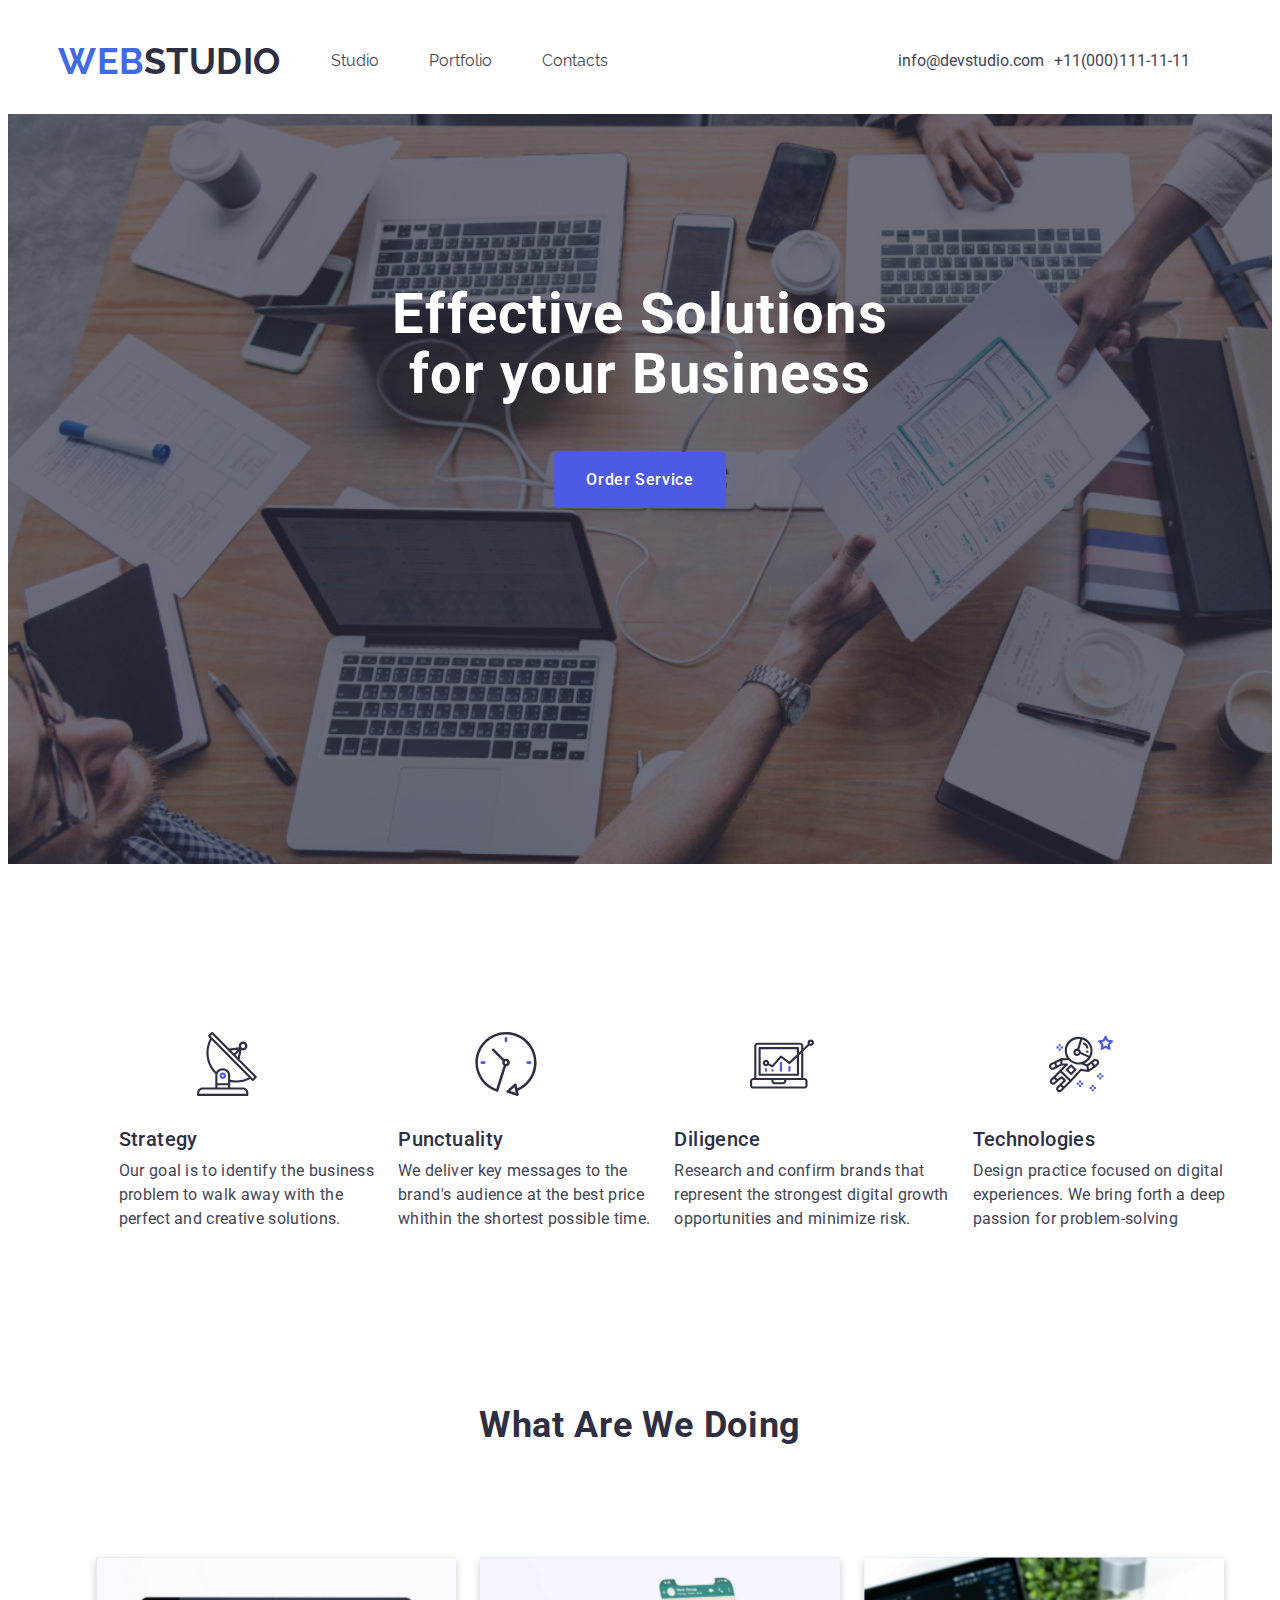
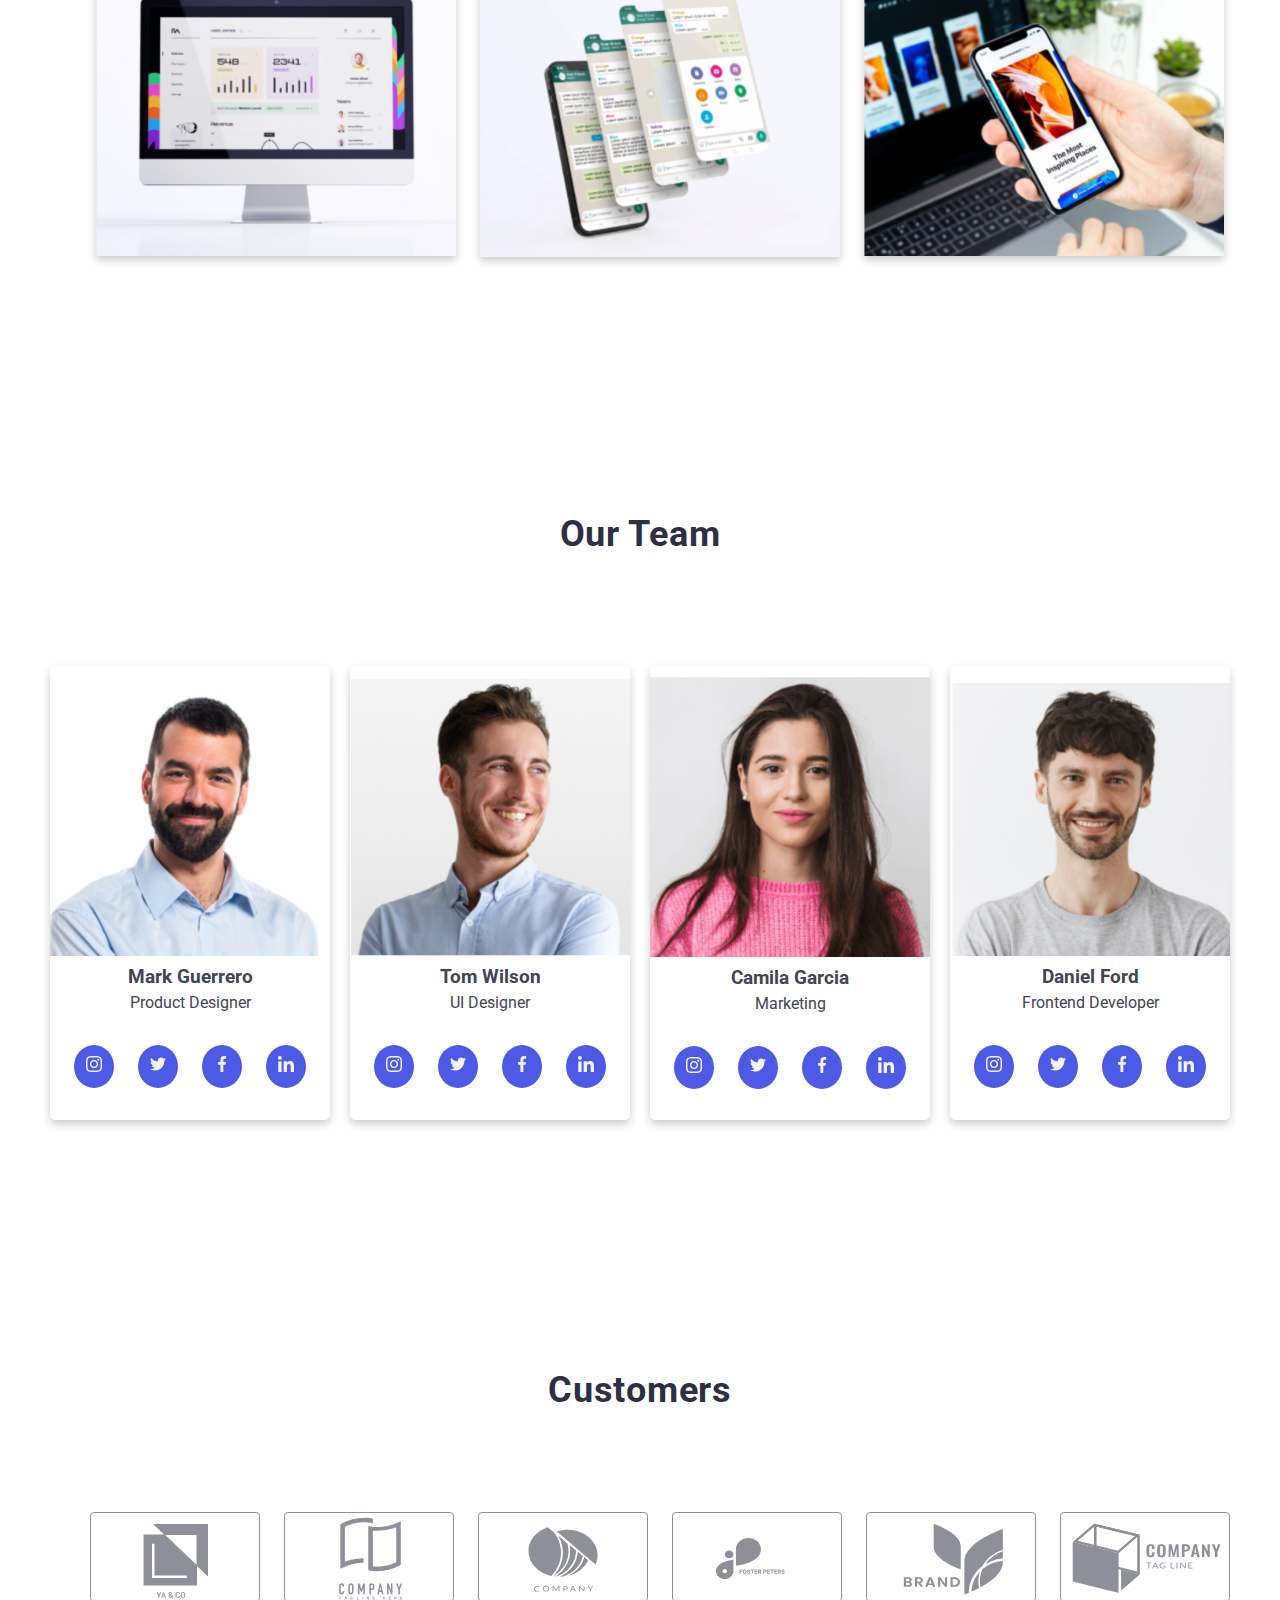
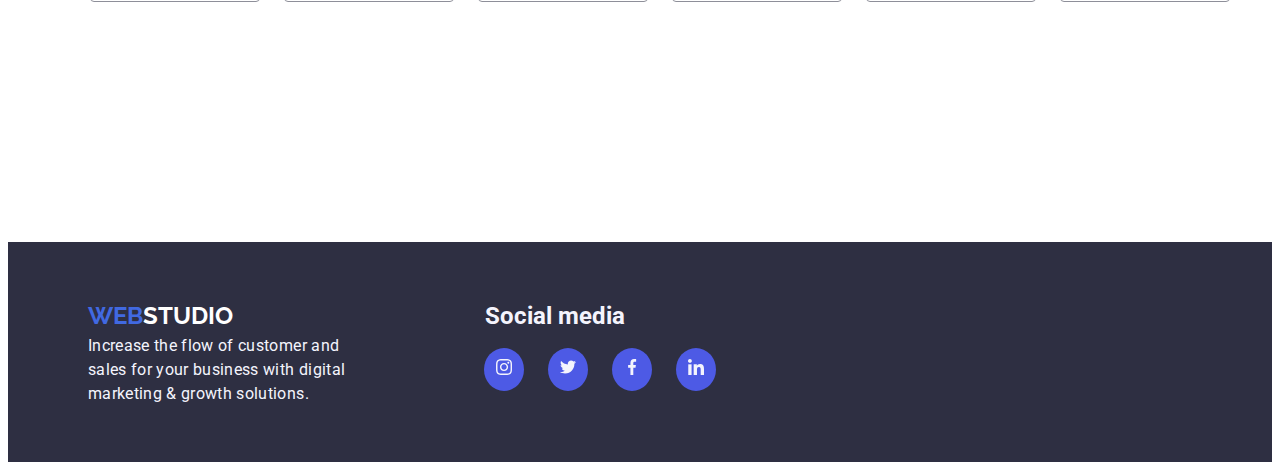
<file: index.html>
<!DOCTYPE html>
<html lang="en">

<head>
    <meta charset="UTF-8">
    <meta name="viewport" content="width=device-width, initial-scale=1.0">
    <title>Webstudio</title>
    <!-- FONTS -->
    <link rel="preconnect" href="https://fonts.googleapis.com">
    <link rel="preconnect" href="https://fonts.gstatic.com" crossorigin>
    <link
        href="https://fonts.googleapis.com/css2?family=Raleway:wght@800&family=Roboto:wght@400;500;700;900&display=swap"
        rel="stylesheet">
    <!-- CSS -->
    <link rel="stylesheet" href="css/styles.css">

</head>

<body>

    <!-- HEADER -->
    <header>
        <nav class="navbar">

            <ul class="navbar-links">
                <li><a href="#" class="logo-link">
                        <h1><span style="color: royalblue;">WEB</span><span style="color: #2e2f42;">STUDIO</span></h1>
                    </a></li>
                <li><a href="studio.html" class="navbar-link">Studio</a></li>

                <li><a href="portfolio.html" class="navbar-link">Portfolio</a></li>
                <li><a href="#" class="navbar-link">Contacts</a></li>
            </ul>
            <ul class="contact-info">
                <li><a href="#" class="contact-info-link">info@devstudio.com</a></li>
                <li><a href="#" class="contact-info-link">+11(000)111-11-11</a></li>
            </ul>
        </nav>
    </header>


    <!-- MAIN -->
    <main>
        <div class="main-content-area">

            <h1 class="content-area">Effective Solutions<br>for your Business</h1>

            <button data-modal-open class="open">Order Service </button>
            <!-- Modal -->
            <div class="modal-container" data-modal class="modal_container">
                <div class="modal">
                    <!-- Exit button -->
                    <button data-modal-close class="close">&times;</button>
                    <!-- Form content goes here -->
                    <div class="form">
                        <h1>Hello World!</h1>
                    </div>
                    <p class="form form-text">Lorem ipsum dolor sit amet, consectetur adipisicing elit. Ratione amet
                        culpa maxime beatae placeat velit itaque reprehenderit magni! Vero magnam neque suscipit
                        commodi! Enim vero ipsam iste! Soluta, vel delectus.</p>


                </div>
            </div>

        </div>

        <br>
        <section>
            <ul class="text-words">
                <li><svg width="64" class="svg-icon" height="64" viewBox="0 0 64 64" fill="none"
                        xmlns="http://www.w3.org/2000/svg">
                        <path
                            d="M61.5463 44.1952L44.6599 27.1851L46.534 17.9541C47.0176 18.1429 47.5318 18.2416 48.0508 18.2453H48.0636C50.4482 18.2735 52.404 16.3633 52.4323 13.9788C52.4606 11.5943 50.5503 9.6384 48.1658 9.61013C45.7812 9.582 43.8254 11.4921 43.7971 13.8767C43.7911 14.3869 43.8755 14.8941 44.0466 15.3749L34.1266 16.5856L17.9452 0.32C17.7467 0.117467 17.4757 0.00226667 17.1921 0C16.9121 0.00146667 16.644 0.112933 16.4455 0.3104L13.4204 3.3184C13.004 3.73493 13.004 4.41013 13.4204 4.82667L15.0481 6.47787C8.74201 18.0737 10.7903 32.4335 20.0871 41.8037C20.1724 41.8853 20.2713 41.9513 20.3793 41.9989C20.3121 42.3599 20.2771 42.7261 20.2748 43.0933V55.4667H7.47481C4.53081 55.4701 2.14495 57.856 2.14148 60.8V62.9333C2.14148 63.5224 2.61908 64 3.20815 64H52.2748C52.8639 64 53.3415 63.5224 53.3415 62.9333V60.8C53.338 57.856 50.9522 55.4701 48.0082 55.4667H35.2082V49.9829C37.2134 50.4035 39.2564 50.6179 41.3052 50.6229C46.2215 50.6176 51.0595 49.392 55.3852 47.056L57.0215 48.7019C57.22 48.9044 57.491 49.0196 57.7746 49.0219C58.0546 49.0204 58.3227 48.9089 58.5212 48.7115L61.5463 45.7035C61.9627 45.2869 61.9627 44.6117 61.5463 44.1952ZM46.5596 12.4661C47.395 11.6352 48.7458 11.6389 49.5766 12.4743C50.4075 13.3096 50.4038 14.6604 49.5684 15.4912C49.1686 15.8889 48.6275 16.1121 48.0635 16.112H48.0571C46.879 16.1059 45.9287 15.1459 45.9348 13.9676C45.9378 13.4036 46.1639 12.8639 46.5638 12.4661H46.5596ZM44.0487 19.4752L42.8519 25.3664L40.5009 23.0016L44.0487 19.4752ZM42.837 17.6715L38.997 21.4891L36.0263 18.5024L42.837 17.6715ZM48.0082 57.6C49.7755 57.6 51.2082 59.0327 51.2082 60.8V61.8667H4.27481V60.8C4.27481 59.0327 5.70748 57.6 7.47481 57.6H48.0082ZM33.0748 53.3333V55.4667H22.4081V53.3333H33.0748ZM22.4081 51.2V43.0933C22.4081 40.5056 24.8007 38.4 27.7415 38.4C30.6823 38.4 33.0748 40.5056 33.0748 43.0933V51.2H22.4081ZM35.2082 47.808V43.0933C35.2082 39.3291 31.8588 36.2667 27.7415 36.2667C25.0793 36.2259 22.59 37.5809 21.1793 39.8389C13.0639 31.2913 11.2364 18.5485 16.6221 8.06467L53.8258 45.4816C48.081 48.404 41.4955 49.2268 35.2082 47.808ZM57.7863 46.4405L56.2834 44.9291L17.1815 5.59147L15.6721 4.07893L17.1815 2.57493L33.0513 18.5344C33.0588 18.5344 33.0631 18.5483 33.0706 18.5536L59.2999 44.9365L57.7863 46.4405Z"
                            fill="#2E2F42" />
                        <path
                            d="M27.7511 40.5333H27.7415C25.9742 40.5306 24.5394 41.9612 24.5367 43.7285C24.534 45.4958 25.9646 46.9306 27.7319 46.9333H27.7415C29.5088 46.936 30.9436 45.5054 30.9463 43.7381C30.9489 41.9708 29.5184 40.536 27.7511 40.5333ZM28.4978 44.4896C28.297 44.6893 28.0248 44.801 27.7415 44.8C27.1524 44.7969 26.6774 44.3169 26.6804 43.7278C26.6819 43.4458 26.795 43.176 26.9948 42.977C27.1934 42.7796 27.4615 42.6681 27.7415 42.6666C28.3306 42.6697 28.8056 43.1497 28.8026 43.7388C28.8011 44.0208 28.688 44.2906 28.4882 44.4896H28.4978Z"
                            fill="#4D5AE5" />
                    </svg>
                    <h2 class="word">Strategy</h2>
                    <p class="description">Our goal is to identify the business <br>problem to walk away with the<br>
                        perfect and creative solutions.
                    </p>
                </li>
                <li>
                    <svg width="64" class="svg-icon" height="64" viewBox="0 0 64 64" fill="none"
                        xmlns="http://www.w3.org/2000/svg">
                        <g clip-path="url(#clip0_297080_1787)">
                            <path
                                d="M62.5933 30.6025C62.5899 13.6978 48.8828 -0.00341734 31.9775 6.39362e-07C15.0728 0.00341861 1.37158 13.7109 1.375 30.6157C1.37793 43.9316 9.98877 55.7178 22.6738 59.7681C22.7949 59.8062 22.9209 59.8257 23.0474 59.8252C23.2886 59.8247 23.5249 59.7603 23.7324 59.6377C24.0024 59.478 24.2041 59.2241 24.2988 58.9248L32.0288 34.4248C34.1421 34.4141 35.8462 32.6919 35.835 30.5791C35.8242 28.4658 34.1025 26.7617 31.9893 26.7725C31.4209 26.7749 30.8599 26.9058 30.3491 27.1553L20.1372 16.9419C19.6304 16.4526 18.8232 16.4668 18.334 16.9731C17.8564 17.4678 17.8564 18.251 18.334 18.7456L28.5405 28.9639C27.7573 30.5625 28.2051 32.4922 29.6133 33.582L22.248 56.9277C7.69238 51.5659 0.239258 35.4199 5.60108 20.8643C10.9629 6.30859 27.1089 -1.14453 41.6646 4.21729C56.2202 9.5791 63.6733 25.7256 58.3115 40.2808C55.6919 47.3921 50.3096 53.1431 43.3872 56.2275L42.5913 52.479C42.4458 51.79 41.7686 51.3496 41.0796 51.4956C40.8623 51.542 40.6606 51.6441 40.4946 51.792L32.8208 58.6431C32.2944 59.1113 32.2476 59.9175 32.7163 60.4439C32.8687 60.6148 33.064 60.7417 33.2827 60.8115L43.0801 63.9385C43.7505 64.1538 44.4688 63.7852 44.6841 63.1143C44.7524 62.9024 44.7637 62.6768 44.7178 62.459L43.9356 58.7808C55.2642 54.0049 62.6196 42.8965 62.5933 30.6025ZM31.9844 29.3272C32.6885 29.3272 33.2598 29.8984 33.2598 30.6025C33.2598 31.3071 32.6885 31.8779 31.9844 31.8779C31.2798 31.8779 30.709 31.3071 30.709 30.6025C30.709 29.8984 31.2798 29.3272 31.9844 29.3272ZM36.1851 59.0552L40.5532 55.1587L41.7588 60.8394L36.1851 59.0552Z"
                                fill="#2E2F42" />
                            <path
                                d="M30.709 6.37012V8.9209C30.709 9.62549 31.2798 10.1963 31.9844 10.1963C32.6885 10.1963 33.2598 9.62549 33.2598 8.9209V6.37012C33.2598 5.66602 32.6885 5.09473 31.9844 5.09473C31.2798 5.09473 30.709 5.66602 30.709 6.37012Z"
                                fill="#4D5AE5" />
                            <path
                                d="M7.75195 29.3271C7.04736 29.3271 6.47656 29.8984 6.47656 30.6025C6.47656 31.3071 7.04736 31.8779 7.75195 31.8779H10.3027C11.0073 31.8779 11.5781 31.3071 11.5781 30.6025C11.5781 29.8984 11.0073 29.3271 10.3027 29.3271H7.75195Z"
                                fill="#4D5AE5" />
                            <path
                                d="M56.2162 31.8779C56.9208 31.8779 57.4916 31.3071 57.4916 30.6025C57.4916 29.8984 56.9208 29.3271 56.2162 29.3271H53.6655C52.9614 29.3271 52.3901 29.8984 52.3901 30.6025C52.3901 31.3071 52.9614 31.8779 53.6655 31.8779H56.2162Z"
                                fill="#4D5AE5" />
                        </g>
                        <defs>
                            <clipPath id="clip0_297080_1787">
                                <rect width="64" height="64" fill="white" />
                            </clipPath>
                        </defs>
                    </svg>
                    <h2 class="word">Punctuality</h2>
                    <p class="description">We deliver key messages to the<br> brand's audience at the best price<br>
                        whithin the
                        shortest possible time.</p>
                </li>
                <li>
                    <svg width="64" class="svg-icon" height="64" viewBox="0 0 64 64" fill="none"
                        xmlns="http://www.w3.org/2000/svg">
                        <g id="diagram 1" clip-path="url(#clip0_297080_1794)">
                            <path id="Vector" d="M29.8511 29.9292H31.9833V39.5242H29.8511V29.9292Z" fill="#4D5AE5" />
                            <path id="Vector_2" d="M38.3799 34.1936H40.5121V39.5242H38.3799V34.1936Z" fill="#4D5AE5" />
                            <path id="Vector_3" d="M21.3221 37.392H23.4544V39.5242H21.3221V37.392Z" fill="#4D5AE5" />
                            <path id="Vector_4" d="M14.9255 36.3258H17.0578V39.5241H14.9255V36.3258Z" fill="#4D5AE5" />
                            <path id="Vector_5"
                                d="M3.19833 56.5819H54.3715C56.1378 56.5819 57.5699 55.1499 57.5699 53.3836V49.1192C57.5699 47.3529 56.1378 45.9209 54.3715 45.9209H53.3054V19.3343L59.3611 13.5977C60.7666 14.2905 62.4678 13.8699 63.3876 12.6003C64.308 11.3312 64.1789 9.58364 63.0826 8.46339C61.9863 7.34314 60.2424 7.17604 58.953 8.06776C57.6641 8.96 57.206 10.6513 57.8681 12.0719L53.3054 16.3973V13.9376C53.3054 12.1713 51.8734 10.7393 50.1071 10.7393H7.46276C5.6965 10.7393 4.26443 12.1713 4.26443 13.9376V45.9209H3.19833C1.43206 45.9209 0 47.3529 0 49.1192V53.3836C0 55.1499 1.43206 56.5819 3.19833 56.5819ZM60.7682 9.67317C61.3569 9.67317 61.8343 10.1505 61.8343 10.7393C61.8343 11.328 61.3569 11.8054 60.7682 11.8054C60.1794 11.8054 59.7021 11.328 59.7021 10.7393C59.7021 10.1505 60.1794 9.67317 60.7682 9.67317ZM6.39665 13.9376C6.39665 13.3489 6.874 12.8715 7.46276 12.8715H50.1071C50.6958 12.8715 51.1732 13.3489 51.1732 13.9376V18.4149L49.041 20.441V16.0698C49.041 15.4811 48.5636 15.0037 47.9749 15.0037H9.59498C9.00622 15.0037 8.52887 15.4811 8.52887 16.0698V42.7225C8.52887 43.3113 9.00622 43.7886 9.59498 43.7886H47.9749C48.5636 43.7886 49.041 43.3113 49.041 42.7225V23.3738L51.1732 21.3535V45.9209H6.39665V13.9376ZM15.9916 27.797C14.5492 27.7929 13.2826 28.7538 12.899 30.1442C12.5153 31.5346 13.1093 33.0094 14.3498 33.7455C15.5898 34.4815 17.1697 34.2967 18.2061 33.2936L21.912 35.1531C22.3425 35.3686 22.8646 35.2676 23.1847 34.9079L31.0624 26.0453L38.8062 31.848C39.2216 32.1593 39.8016 32.126 40.1784 31.7694L46.9088 25.3941V41.6564H10.6611V17.1359H46.9088V22.4566L39.3658 29.5997L31.5569 23.7455C31.1134 23.4134 30.4892 23.4758 30.1207 23.8897L22.1348 32.8751L19.1493 31.3821C19.1712 31.2541 19.1847 31.125 19.19 30.9953C19.19 29.2291 17.7579 27.797 15.9916 27.797ZM17.0577 30.9953C17.0577 31.5841 16.5804 32.0615 15.9916 32.0615C15.4029 32.0615 14.9255 31.5841 14.9255 30.9953C14.9255 30.4066 15.4029 29.9292 15.9916 29.9292C16.5804 29.9292 17.0577 30.4066 17.0577 30.9953ZM23.4544 48.0531H34.1155V49.1192C34.1155 49.7079 33.6381 50.1853 33.0494 50.1853H24.5205C23.9317 50.1853 23.4544 49.7079 23.4544 49.1192V48.0531ZM2.13222 49.1192C2.13222 48.5304 2.60957 48.0531 3.19833 48.0531H21.3222V49.1192C21.3222 50.8855 22.7542 52.3175 24.5205 52.3175H33.0494C34.8156 52.3175 36.2477 50.8855 36.2477 49.1192V48.0531H54.3715C54.9603 48.0531 55.4376 48.5304 55.4376 49.1192V53.3836C55.4376 53.9724 54.9603 54.4497 54.3715 54.4497H3.19833C2.60957 54.4497 2.13222 53.9724 2.13222 53.3836V49.1192Z"
                                fill="#2E2F42" />
                        </g>
                        <defs>
                            <clipPath id="clip0_297080_1794">
                                <rect width="64" height="64" fill="white" />
                            </clipPath>
                        </defs>
                    </svg>

                    <h2 class="word">Diligence</h2>
                    <p class="description">Research and confirm brands that<br>represent the strongest digital
                        growth<br> opportunities and minimize risk.</p>
                </li>
                <li>
                    <svg width="64" class="svg-icon" height="64" viewBox="0 0 64 64" fill="none"
                        xmlns="http://www.w3.org/2000/svg">


                        <path
                            d="M63.9481 9.04812C63.8222 8.66299 63.4894 8.38149 63.0873 8.32274L59.2665 7.76698L57.5566 4.30455C57.1982 3.57492 56.0025 3.57492 55.6441 4.30455L53.9342 7.76698L50.1132 8.32286C49.7111 8.38149 49.3784 8.66212 49.2514 9.04825C49.1266 9.43438 49.23 9.85889 49.5212 10.1416L52.2872 12.8372L51.6344 16.6431C51.5661 17.0431 51.7304 17.4474 52.0579 17.6864C52.3897 17.9275 52.8227 17.9573 53.1822 17.7674L56.5998 15.97L60.0175 17.7674C60.1733 17.8495 60.345 17.89 60.5146 17.89C60.7354 17.89 60.9563 17.8218 61.1419 17.6863C61.4704 17.4474 61.6347 17.043 61.5654 16.643L60.9127 12.8371L63.6786 10.1415C63.9683 9.85776 64.073 9.43425 63.9481 9.04812ZM59.0223 11.702C58.7716 11.9463 58.6564 12.3004 58.7161 12.6461L59.098 14.8743L57.097 13.8226C56.9412 13.7404 56.7706 13.6999 56.5998 13.6999C56.4292 13.6999 56.2596 13.7404 56.1027 13.8226L54.1016 14.8743L54.4834 12.6461C54.5432 12.3004 54.4279 11.9474 54.1773 11.702L52.557 10.1234L54.7949 9.79801C55.1427 9.74788 55.4424 9.52926 55.5982 9.2145L56.5987 7.18785L57.5992 9.2145C57.755 9.52913 58.0547 9.74788 58.4025 9.79801L60.6404 10.1234L59.0223 11.702Z"
                            fill="#4D5AE5" />
                        <path d="M52.267 41.0444H50.1335V43.1778H52.267V41.0444Z" fill="#4D5AE5" />
                        <path d="M52.267 45.3112H50.1335V47.4446H52.267V45.3112Z" fill="#4D5AE5" />
                        <path d="M54.4004 43.1778H52.267V45.3112H54.4004V43.1778Z" fill="#4D5AE5" />
                        <path d="M50.1337 43.1778H48.0002V45.3112H50.1337V43.1778Z" fill="#4D5AE5" />
                        <path d="M44.8001 52.778H42.6667V54.9113H44.8001V52.778Z" fill="#4D5AE5" />
                        <path d="M44.8001 57.0446H42.6667V59.1781H44.8001V57.0446Z" fill="#4D5AE5" />
                        <path d="M46.9336 54.9113H44.8002V57.0448H46.9336V54.9113Z" fill="#4D5AE5" />
                        <path d="M42.6667 54.9113H40.5333V57.0448H42.6667V54.9113Z" fill="#4D5AE5" />
                        <path d="M32 48.5113H29.8666V50.6447H32V48.5113Z" fill="#4D5AE5" />
                        <path d="M32 52.778H29.8666V54.9113H32V52.778Z" fill="#4D5AE5" />
                        <path d="M34.1334 50.6445H32V52.7779H34.1334V50.6445Z" fill="#4D5AE5" />
                        <path d="M29.8666 50.6445H27.7332V52.7779H29.8666V50.6445Z" fill="#4D5AE5" />
                        <path d="M11.733 12.2439H9.59961V14.3773H11.733V12.2439Z" fill="#4D5AE5" />
                        <path d="M11.733 16.5108H9.59961V18.6442H11.733V16.5108Z" fill="#4D5AE5" />
                        <path d="M13.8663 14.3774H11.7329V16.5108H13.8663V14.3774Z" fill="#4D5AE5" />
                        <path d="M9.59959 14.3774H7.46619V16.5108H9.59959V14.3774Z" fill="#4D5AE5" />
                        <path
                            d="M49.4295 28.3189C48.8546 27.5434 48.0109 27.0443 47.053 26.9098C46.0908 26.7733 45.1414 27.026 44.3734 27.6138L41.8699 29.5327L41.8688 29.5338L38.0734 32.368L35.3577 31.2864C40.2004 29.1136 43.585 24.2698 43.585 18.6462C43.585 11.0002 37.3396 4.77933 29.6627 4.77933C21.9858 4.77933 15.7405 11.0002 15.7405 18.6462C15.7405 21.4175 16.5692 23.9945 17.9805 26.163L12.4529 26.115C12.4497 26.115 12.4465 26.115 12.4433 26.115C12.4262 26.115 12.4124 26.1235 12.3964 26.1247C12.2908 26.1289 12.1873 26.1503 12.086 26.1865C12.0604 26.1962 12.0338 26.2015 12.0093 26.2132C11.9965 26.2185 11.9837 26.2195 11.9709 26.2259L5.50468 29.4185C5.50356 29.4185 5.50256 29.4185 5.50256 29.4195L1.71575 31.2405C1.67412 31.2586 1.6315 31.2831 1.58987 31.3109C0.0804746 32.3156 -0.433659 34.289 0.393104 35.9018C0.833611 36.7594 1.5835 37.391 2.50514 37.68C2.86039 37.7908 3.22302 37.8453 3.58353 37.8453C4.16279 37.8453 4.73667 37.7035 5.26243 37.423L8.03798 35.9467L12.566 33.6085L15.2797 33.5925L4.39629 44.4237C4.39529 44.4248 4.39417 44.4248 4.39304 44.4258L1.71563 47.0925C1.08312 47.7219 0.73536 48.557 0.73536 49.4478C0.73536 50.3374 1.08312 51.1747 1.71563 51.8052C2.36526 52.4516 3.21965 52.7758 4.07404 52.7758C4.92955 52.7758 5.78281 52.4516 6.43457 51.8052L9.06287 49.1875L12.5445 46.588L14.3462 48.3821L10.8229 51.8904C10.8219 51.8916 10.8208 51.8916 10.8196 51.8926L8.14223 54.5592C7.50972 55.1886 7.16196 56.0237 7.16196 56.9145C7.16196 57.8041 7.50972 58.6414 8.14223 59.2719C8.79186 59.9183 9.64738 60.2426 10.5018 60.2426C11.3562 60.2426 12.2117 59.9183 12.8623 59.2719L15.5407 56.6052L19.8255 52.3386C19.8267 52.3374 19.8267 52.3364 19.8277 52.3353L21.8469 50.3353L21.8394 50.3278C21.8522 50.315 21.8703 50.3106 21.8832 50.2969L32.2151 38.9805L39.1571 39.9682C39.2072 39.9757 39.2573 39.9789 39.3075 39.9789C39.4366 39.9789 39.5613 39.948 39.6819 39.9021C39.7171 39.8894 39.748 39.8722 39.7811 39.8552C39.8195 39.836 39.86 39.8254 39.8964 39.8009L46.3231 35.5342C46.3466 35.5182 46.3593 35.4925 46.3817 35.4755C46.4073 35.4553 46.4393 35.4468 46.4627 35.4243L49.0056 33.0424C50.3288 31.8026 50.5111 29.7717 49.4295 28.3189ZM4.26079 35.5403C3.91416 35.7259 3.52053 35.7632 3.14402 35.6438C2.77064 35.5275 2.46776 35.2725 2.29063 34.928C1.9685 34.3008 2.15513 33.537 2.71939 33.1243L5.34668 31.8602L5.97919 33.7088L6.24482 34.4853L4.26079 35.5403ZM11.255 31.8849L8.15848 33.4849L7.64759 31.9915L7.28071 30.9184L11.3342 28.9172L11.255 31.8849ZM41.4539 18.644C41.4539 20.4808 41.0155 22.2132 40.256 23.763L31.8932 19.9646C31.8057 18.8179 31.2106 17.8142 30.3167 17.189L33.2447 7.46837C38.0001 8.98102 41.4539 13.4173 41.4539 18.644ZM17.876 18.644C17.876 12.1746 23.1646 6.91049 29.6649 6.91049C30.1706 6.91049 30.6655 6.95311 31.1551 7.01499L28.291 16.5224C28.2527 16.5213 28.2164 16.5106 28.1769 16.5106C26.1118 16.5106 24.4317 18.1853 24.4317 20.2441C24.4317 22.3027 26.1118 23.9775 28.1769 23.9775C29.5657 23.9775 30.7657 23.2106 31.4132 22.0883L39.1381 25.5978C36.9887 28.4906 33.5486 30.3776 29.6648 30.3776C23.1646 30.3776 17.876 25.1135 17.876 18.644ZM29.7887 20.2441C29.7887 21.1262 29.0654 21.8441 28.1769 21.8441C27.2884 21.8441 26.5651 21.1262 26.5651 20.2441C26.5651 19.3619 27.2884 18.644 28.1769 18.644C29.0654 18.644 29.7887 19.3619 29.7887 20.2441ZM4.92968 50.2925C4.45717 50.7608 3.69228 50.7598 3.2209 50.2936C2.99365 50.0664 2.86889 49.7668 2.86889 49.4478C2.86889 49.1299 2.99365 48.8301 3.2209 48.6051L5.14505 46.6882L6.84746 48.3832L4.92968 50.2925ZM11.3574 57.7594C10.8849 58.2276 10.119 58.2288 9.6475 57.7605C9.42025 57.5333 9.29549 57.2336 9.29549 56.9146C9.29549 56.5967 9.42025 56.297 9.6475 56.072L11.5729 54.1541L12.3783 54.9552L13.2764 55.8491L11.3574 57.7594ZM18.3208 50.8217C18.3196 50.8227 18.3186 50.8227 18.3175 50.8238L14.7878 54.3438L13.9824 53.5427L13.0843 52.6488L16.6107 49.1384C16.6107 49.1384 16.6107 49.1384 16.6107 49.1374C16.6119 49.1363 16.6129 49.1363 16.614 49.1353C16.694 49.0553 16.7441 48.9593 16.7932 48.8644C16.8071 48.8366 16.8337 48.8131 16.8455 48.7844C16.8786 48.7023 16.8839 48.6138 16.8967 48.5272C16.9031 48.4781 16.9245 48.4324 16.9245 48.3821C16.9245 48.3106 16.8989 48.2414 16.884 48.1709C16.8712 48.1069 16.8712 48.0417 16.8466 47.98C16.8061 47.8797 16.7367 47.7912 16.6642 47.7047C16.644 47.6812 16.6365 47.6514 16.6141 47.629C16.6141 47.629 16.6141 47.629 16.613 47.629C16.6119 47.628 16.6119 47.6257 16.6109 47.6247L13.3969 44.4247C13.3628 44.3906 13.3191 44.3767 13.2807 44.3479C13.2242 44.3042 13.1698 44.2637 13.1068 44.2327C13.0461 44.2028 12.9842 44.1847 12.9202 44.1676C12.8519 44.1483 12.7858 44.1334 12.7143 44.1281C12.6492 44.1238 12.5884 44.1302 12.5234 44.1377C12.4519 44.1462 12.3848 44.1558 12.3154 44.1782C12.2482 44.1996 12.1885 44.2326 12.1267 44.2678C12.0872 44.2902 12.0424 44.2977 12.005 44.3254L8.45836 46.973L6.6567 45.1788L11.4547 40.4065L20.1759 48.9838L18.3208 50.8217ZM31.9584 36.7883C31.9275 36.7841 31.8986 36.7958 31.8677 36.7937C31.7898 36.7894 31.7152 36.7948 31.6373 36.8076C31.5766 36.8182 31.519 36.8299 31.4613 36.8502C31.3931 36.8737 31.3312 36.9057 31.2682 36.9441C31.2085 36.9803 31.1541 37.0187 31.1018 37.0667C31.0762 37.0891 31.0453 37.0998 31.0218 37.1253L21.6253 47.4167L12.9692 38.9035L18.6354 33.2671C19.0525 32.8511 19.0546 32.1759 18.6386 31.7577C18.4285 31.5476 18.1523 31.4441 17.876 31.4452V31.4442L13.4386 31.4709L13.4941 28.2559L19.7022 28.3093C22.2323 30.8971 25.7609 32.511 29.6649 32.511C30.5396 32.511 31.393 32.4204 32.2239 32.2656C32.3039 32.3296 32.3827 32.3948 32.4831 32.4353L37.3024 34.3553L37.6074 35.8721L37.9637 37.6427L31.9584 36.7883ZM40.0406 37.1446L39.4145 34.0288L42.3073 31.8687L43.0647 32.8735L44.2007 34.3818L40.0406 37.1446ZM47.5478 31.4826L45.8721 33.0528L44.0097 30.5802L45.6726 29.3056C45.9829 29.0667 46.3745 28.9696 46.7585 29.0197C47.1446 29.0741 47.486 29.2757 47.7185 29.5882C48.1516 30.1717 48.078 30.9856 47.5478 31.4826Z"
                            fill="#2E2F42" />
                        <path
                            d="M27.2041 37.0881L22.9182 32.8214C22.5033 32.4065 21.829 32.4065 21.413 32.8214L17.1282 37.0881C16.9277 37.2897 16.8146 37.5606 16.8146 37.8443C16.8146 38.1281 16.9266 38.4001 17.1282 38.6006L21.413 42.8673C21.621 43.0742 21.8942 43.1777 22.1662 43.1777C22.4382 43.1777 22.7112 43.0742 22.9182 42.8673L27.2041 38.6006C27.4046 38.4001 27.5187 38.1281 27.5187 37.8443C27.5187 37.5606 27.4056 37.2886 27.2041 37.0881ZM22.1662 40.606L19.3927 37.8443L22.1662 35.0827L24.9406 37.8443L22.1662 40.606Z"
                            fill="#2E2F42" />
                        <path
                            d="M34.3285 10.1415L33.8132 12.2131C33.9551 12.2483 37.2885 13.1166 37.2885 16.5108H39.4219C39.4218 12.4765 36.0906 10.5799 34.3285 10.1415Z"
                            fill="#2E2F42" />
                        <path d="M39.422 18.644H37.2886V20.7775H39.422V18.644Z" fill="#2E2F42" />
                    </svg>

                    <h2 class="word">Technologies</h2>
                    <p class="description">Design practice focused on digital<br> experiences. We bring forth a deep
                        <br>passion for problem-solving
                    </p>
                </li>
            </ul>
        </section>
        <br>
        <!-- WHAT ARE WE DOING SECTION -->
        <section>
            <h2 class="section-title objective">What Are We Doing</h2>
            <ul class="images">

                <li><img src="images/Monitor.jpg" alt="A picture of a computer monitor" width="360" height="300"></li>
                <li><img src="images/Phone.jpg" alt="A picture of a phone" width="360" height="300"></li>
                <li><img src="images/Laptop-Phone.jpg" alt="A picture of a laptop and phone" width="360" height="300">
                </li>

            </ul>
        </section>
        <!-- OUR TEAM SECTION -->
        <section>
            <h2 class="section-title team">Our Team</h2>

            <div class="team-member">
                <div class="image-container">
                    <img src="images/Mark.jpg" alt="Picture of Mark">
                    <h3>Mark Guerrero</h3>
                    <p>Product Designer</p>
                    <ul class=" socialmedia-link">
                        <li><a href=" #" class="instagram"><svg width="16" height="16" viewBox="0 0 16 16" fill="none"
                                    xmlns="http://www.w3.org/2000/svg">
                                    <g id="instagram 2" clip-path="url(#clip0_605609_203)">
                                        <path id="Vector"
                                            d="M15.9843 4.70392C15.9468 3.85378 15.8093 3.26932 15.6124 2.76287C15.4092 2.22529 15.0967 1.74399 14.6872 1.34389C14.2871 0.937561 13.8026 0.621826 13.2713 0.421835C12.7619 0.224897 12.1805 0.0874194 11.3303 0.0499365C10.4738 0.00927917 10.2019 -0.00012207 8.02963 -0.00012207C5.85733 -0.00012207 5.58543 0.00927917 4.73212 0.0467621C3.88197 0.084245 3.29751 0.221845 2.79119 0.418661C2.25348 0.621826 1.77219 0.934387 1.37209 1.34389C0.965758 1.74399 0.650145 2.22846 0.450033 2.75982C0.253096 3.26932 0.115618 3.85061 0.0781347 4.70075C0.0374774 5.55724 0.0280762 5.82914 0.0280762 8.00144C0.0280762 10.1737 0.0374774 10.4456 0.0749603 11.299C0.112443 12.1491 0.250043 12.7336 0.446981 13.24C0.650145 13.7776 0.965758 14.2589 1.37209 14.659C1.77219 15.0653 2.25666 15.3811 2.78801 15.581C3.29751 15.778 3.8788 15.9155 4.72906 15.9529C5.58226 15.9906 5.85428 15.9998 8.02658 15.9998C10.1989 15.9998 10.4708 15.9906 11.3241 15.9529C12.1742 15.9155 12.7587 15.778 13.265 15.581C14.3403 15.1653 15.1904 14.3152 15.6062 13.24C15.803 12.7305 15.9406 12.1491 15.9781 11.299C16.0156 10.4456 16.025 10.1737 16.025 8.00144C16.025 5.82914 16.0218 5.55724 15.9843 4.70392ZM14.5435 11.2364C14.509 12.0179 14.3778 12.4398 14.2684 12.7211C13.9995 13.4181 13.4463 13.9714 12.7493 14.2402C12.468 14.3496 12.043 14.4809 11.2646 14.5152C10.4207 14.5528 10.1676 14.562 8.03281 14.562C5.89799 14.562 5.64172 14.5528 4.80085 14.5152C4.01945 14.4809 3.5975 14.3496 3.31619 14.2402C2.96932 14.112 2.65359 13.9088 2.39731 13.6432C2.13163 13.3837 1.92847 13.0712 1.80027 12.7243C1.69087 12.443 1.55962 12.0179 1.52532 11.2396C1.48771 10.3957 1.47843 10.1425 1.47843 8.00767C1.47843 5.87285 1.48771 5.61658 1.52532 4.77584C1.55962 3.99443 1.69087 3.57248 1.80027 3.29117C1.92847 2.94418 2.13163 2.62857 2.40049 2.37217C2.65981 2.10649 2.97237 1.90333 3.31937 1.77525C3.60067 1.66585 4.0258 1.5346 4.80403 1.50017C5.64794 1.46269 5.90117 1.45329 8.03586 1.45329C10.1738 1.45329 10.4269 1.46269 11.2678 1.50017C12.0492 1.5346 12.4712 1.66585 12.7525 1.77525C13.0993 1.90333 13.4151 2.10649 13.6714 2.37217C13.937 2.63162 14.1402 2.94418 14.2684 3.29117C14.3778 3.57248 14.509 3.99748 14.5435 4.77584C14.581 5.61975 14.5904 5.87285 14.5904 8.00767C14.5904 10.1425 14.581 10.3925 14.5435 11.2364Z"
                                            fill="#F4F4FD" />
                                        <path id="Vector_2"
                                            d="M8.02967 3.89124C5.76055 3.89124 3.91949 5.73217 3.91949 8.00141C3.91949 10.2707 5.76055 12.1116 8.02967 12.1116C10.2989 12.1116 12.1398 10.2707 12.1398 8.00141C12.1398 5.73217 10.2989 3.89124 8.02967 3.89124ZM8.02967 10.6676C6.55758 10.6676 5.3635 9.47362 5.3635 8.00141C5.3635 6.5292 6.55758 5.33524 8.02967 5.33524C9.50188 5.33524 10.6958 6.5292 10.6958 8.00141C10.6958 9.47362 9.50188 10.6676 8.02967 10.6676Z"
                                            fill="#F4F4FD" />
                                        <path id="Vector_3"
                                            d="M13.262 3.72871C13.262 4.2586 12.8324 4.68825 12.3024 4.68825C11.7725 4.68825 11.3428 4.2586 11.3428 3.72871C11.3428 3.19869 11.7725 2.76917 12.3024 2.76917C12.8324 2.76917 13.262 3.19869 13.262 3.72871Z"
                                            fill="#F4F4FD" />
                                    </g>
                                    <defs>
                                        <clipPath id="clip0_605609_203">
                                            <rect width="16" height="16" fill="white" />
                                        </clipPath>
                                    </defs>
                                </svg>
                            </a></li>
                        <li><a href="#" class="twitter"><svg width="16" height="16" viewBox="0 0 16 16" fill="none"
                                    xmlns="http://www.w3.org/2000/svg">
                                    <g id="twitter 1" clip-path="url(#clip0_606012_63)">
                                        <g id="Group">
                                            <g id="Group_2">
                                                <path id="Vector"
                                                    d="M16 3.03888C15.405 3.29988 14.771 3.47288 14.11 3.55688C14.79 3.15088 15.309 2.51288 15.553 1.74388C14.919 2.12188 14.219 2.38888 13.473 2.53788C12.871 1.89688 12.013 1.49988 11.077 1.49988C9.261 1.49988 7.799 2.97388 7.799 4.78088C7.799 5.04088 7.821 5.29088 7.875 5.52888C5.148 5.39588 2.735 4.08888 1.114 2.09788C0.831 2.58888 0.665 3.15088 0.665 3.75588C0.665 4.89188 1.25 5.89888 2.122 6.48188C1.595 6.47188 1.078 6.31888 0.64 6.07788C0.64 6.08788 0.64 6.10088 0.64 6.11388C0.64 7.70788 1.777 9.03188 3.268 9.33688C3.001 9.40988 2.71 9.44488 2.408 9.44488C2.198 9.44488 1.986 9.43288 1.787 9.38888C2.212 10.6879 3.418 11.6429 4.852 11.6739C3.736 12.5469 2.319 13.0729 0.785 13.0729C0.516 13.0729 0.258 13.0609 0 13.0279C1.453 13.9649 3.175 14.4999 5.032 14.4999C11.068 14.4999 14.368 9.49988 14.368 5.16588C14.368 5.02088 14.363 4.88088 14.356 4.74188C15.007 4.27988 15.554 3.70288 16 3.03888Z"
                                                    fill="#F4F4FD" />
                                            </g>
                                        </g>
                                    </g>
                                    <defs>
                                        <clipPath id="clip0_606012_63">
                                            <rect width="16" height="16" fill="white" />
                                        </clipPath>
                                    </defs>
                                </svg>
                            </a></li>
                        <li><a href="#" class="facebook"><svg width="16" height="16" viewBox="0 0 16 16" fill="none"
                                    xmlns="http://www.w3.org/2000/svg">
                                    <g id="facebook 1" clip-path="url(#clip0_605609_215)">
                                        <path id="Vector"
                                            d="M10.6647 2.65654H12.1254V0.112545C11.8734 0.0778779 11.0067 -0.00012207 9.99736 -0.00012207C7.89136 -0.00012207 6.4487 1.32454 6.4487 3.75921V5.99988H4.12469V8.84388H6.4487V15.9999H9.29803V8.84455H11.528L11.882 6.00055H9.29736V4.04121C9.29803 3.21921 9.51936 2.65654 10.6647 2.65654Z"
                                            fill="#F4F4FD" />
                                    </g>
                                    <defs>
                                        <clipPath id="clip0_605609_215">
                                            <rect width="16" height="16" fill="white" />
                                        </clipPath>
                                    </defs>
                                </svg>
                            </a></li>
                        <li><a href="#" class="linkin"><svg width="16" height="16" viewBox="0 0 16 16" fill="none"
                                    xmlns="http://www.w3.org/2000/svg">
                                    <g id="linkedin 1" clip-path="url(#clip0_606012_73)">
                                        <path id="Vector"
                                            d="M15.996 15.9999V15.9992H16V10.1312C16 7.26053 15.382 5.04919 12.026 5.04919C10.4126 5.04919 9.32997 5.93453 8.88797 6.77386H8.8413V5.31719H5.6593V15.9992H8.97264V10.7099C8.97264 9.31719 9.23664 7.97053 10.9613 7.97053C12.6606 7.97053 12.686 9.55986 12.686 10.7992V15.9999H15.996Z"
                                            fill="#F4F4FD" />
                                        <path id="Vector_2" d="M0.264038 5.31787H3.58137V15.9999H0.264038V5.31787Z"
                                            fill="#F4F4FD" />
                                        <path id="Vector_3"
                                            d="M1.92133 -0.00012207C0.860667 -0.00012207 0 0.860545 0 1.92121C0 2.98188 0.860667 3.86055 1.92133 3.86055C2.982 3.86055 3.84267 2.98188 3.84267 1.92121C3.842 0.860545 2.98133 -0.00012207 1.92133 -0.00012207V-0.00012207Z"
                                            fill="#F4F4FD" />
                                    </g>
                                    <defs>
                                        <clipPath id="clip0_606012_73">
                                            <rect width="16" height="16" fill="white" />
                                        </clipPath>
                                    </defs>
                                </svg>
                            </a></li>

                    </ul>
                </div>

                <div class=" image-container">
                    <img src="images/Tom.jpg" alt="Picture of Tom">
                    <h3>Tom Wilson</h3>
                    <p>UI Designer</p>
                    <ul class=" socialmedia-link">
                        <li><a href=" #" class="instagram"><svg width="16" height="16" viewBox="0 0 16 16" fill="none"
                                    xmlns="http://www.w3.org/2000/svg">
                                    <g id="instagram 2" clip-path="url(#clip0_605609_203)">
                                        <path id="Vector"
                                            d="M15.9843 4.70392C15.9468 3.85378 15.8093 3.26932 15.6124 2.76287C15.4092 2.22529 15.0967 1.74399 14.6872 1.34389C14.2871 0.937561 13.8026 0.621826 13.2713 0.421835C12.7619 0.224897 12.1805 0.0874194 11.3303 0.0499365C10.4738 0.00927917 10.2019 -0.00012207 8.02963 -0.00012207C5.85733 -0.00012207 5.58543 0.00927917 4.73212 0.0467621C3.88197 0.084245 3.29751 0.221845 2.79119 0.418661C2.25348 0.621826 1.77219 0.934387 1.37209 1.34389C0.965758 1.74399 0.650145 2.22846 0.450033 2.75982C0.253096 3.26932 0.115618 3.85061 0.0781347 4.70075C0.0374774 5.55724 0.0280762 5.82914 0.0280762 8.00144C0.0280762 10.1737 0.0374774 10.4456 0.0749603 11.299C0.112443 12.1491 0.250043 12.7336 0.446981 13.24C0.650145 13.7776 0.965758 14.2589 1.37209 14.659C1.77219 15.0653 2.25666 15.3811 2.78801 15.581C3.29751 15.778 3.8788 15.9155 4.72906 15.9529C5.58226 15.9906 5.85428 15.9998 8.02658 15.9998C10.1989 15.9998 10.4708 15.9906 11.3241 15.9529C12.1742 15.9155 12.7587 15.778 13.265 15.581C14.3403 15.1653 15.1904 14.3152 15.6062 13.24C15.803 12.7305 15.9406 12.1491 15.9781 11.299C16.0156 10.4456 16.025 10.1737 16.025 8.00144C16.025 5.82914 16.0218 5.55724 15.9843 4.70392ZM14.5435 11.2364C14.509 12.0179 14.3778 12.4398 14.2684 12.7211C13.9995 13.4181 13.4463 13.9714 12.7493 14.2402C12.468 14.3496 12.043 14.4809 11.2646 14.5152C10.4207 14.5528 10.1676 14.562 8.03281 14.562C5.89799 14.562 5.64172 14.5528 4.80085 14.5152C4.01945 14.4809 3.5975 14.3496 3.31619 14.2402C2.96932 14.112 2.65359 13.9088 2.39731 13.6432C2.13163 13.3837 1.92847 13.0712 1.80027 12.7243C1.69087 12.443 1.55962 12.0179 1.52532 11.2396C1.48771 10.3957 1.47843 10.1425 1.47843 8.00767C1.47843 5.87285 1.48771 5.61658 1.52532 4.77584C1.55962 3.99443 1.69087 3.57248 1.80027 3.29117C1.92847 2.94418 2.13163 2.62857 2.40049 2.37217C2.65981 2.10649 2.97237 1.90333 3.31937 1.77525C3.60067 1.66585 4.0258 1.5346 4.80403 1.50017C5.64794 1.46269 5.90117 1.45329 8.03586 1.45329C10.1738 1.45329 10.4269 1.46269 11.2678 1.50017C12.0492 1.5346 12.4712 1.66585 12.7525 1.77525C13.0993 1.90333 13.4151 2.10649 13.6714 2.37217C13.937 2.63162 14.1402 2.94418 14.2684 3.29117C14.3778 3.57248 14.509 3.99748 14.5435 4.77584C14.581 5.61975 14.5904 5.87285 14.5904 8.00767C14.5904 10.1425 14.581 10.3925 14.5435 11.2364Z"
                                            fill="#F4F4FD" />
                                        <path id="Vector_2"
                                            d="M8.02967 3.89124C5.76055 3.89124 3.91949 5.73217 3.91949 8.00141C3.91949 10.2707 5.76055 12.1116 8.02967 12.1116C10.2989 12.1116 12.1398 10.2707 12.1398 8.00141C12.1398 5.73217 10.2989 3.89124 8.02967 3.89124ZM8.02967 10.6676C6.55758 10.6676 5.3635 9.47362 5.3635 8.00141C5.3635 6.5292 6.55758 5.33524 8.02967 5.33524C9.50188 5.33524 10.6958 6.5292 10.6958 8.00141C10.6958 9.47362 9.50188 10.6676 8.02967 10.6676Z"
                                            fill="#F4F4FD" />
                                        <path id="Vector_3"
                                            d="M13.262 3.72871C13.262 4.2586 12.8324 4.68825 12.3024 4.68825C11.7725 4.68825 11.3428 4.2586 11.3428 3.72871C11.3428 3.19869 11.7725 2.76917 12.3024 2.76917C12.8324 2.76917 13.262 3.19869 13.262 3.72871Z"
                                            fill="#F4F4FD" />
                                    </g>
                                    <defs>
                                        <clipPath id="clip0_605609_203">
                                            <rect width="16" height="16" fill="white" />
                                        </clipPath>
                                    </defs>
                                </svg>
                            </a></li>
                        <li><a href="#" class="twitter"><svg width="16" height="16" viewBox="0 0 16 16" fill="none"
                                    xmlns="http://www.w3.org/2000/svg">
                                    <g id="twitter 1" clip-path="url(#clip0_606012_63)">
                                        <g id="Group">
                                            <g id="Group_2">
                                                <path id="Vector"
                                                    d="M16 3.03888C15.405 3.29988 14.771 3.47288 14.11 3.55688C14.79 3.15088 15.309 2.51288 15.553 1.74388C14.919 2.12188 14.219 2.38888 13.473 2.53788C12.871 1.89688 12.013 1.49988 11.077 1.49988C9.261 1.49988 7.799 2.97388 7.799 4.78088C7.799 5.04088 7.821 5.29088 7.875 5.52888C5.148 5.39588 2.735 4.08888 1.114 2.09788C0.831 2.58888 0.665 3.15088 0.665 3.75588C0.665 4.89188 1.25 5.89888 2.122 6.48188C1.595 6.47188 1.078 6.31888 0.64 6.07788C0.64 6.08788 0.64 6.10088 0.64 6.11388C0.64 7.70788 1.777 9.03188 3.268 9.33688C3.001 9.40988 2.71 9.44488 2.408 9.44488C2.198 9.44488 1.986 9.43288 1.787 9.38888C2.212 10.6879 3.418 11.6429 4.852 11.6739C3.736 12.5469 2.319 13.0729 0.785 13.0729C0.516 13.0729 0.258 13.0609 0 13.0279C1.453 13.9649 3.175 14.4999 5.032 14.4999C11.068 14.4999 14.368 9.49988 14.368 5.16588C14.368 5.02088 14.363 4.88088 14.356 4.74188C15.007 4.27988 15.554 3.70288 16 3.03888Z"
                                                    fill="#F4F4FD" />
                                            </g>
                                        </g>
                                    </g>
                                    <defs>
                                        <clipPath id="clip0_606012_63">
                                            <rect width="16" height="16" fill="white" />
                                        </clipPath>
                                    </defs>
                                </svg>
                            </a></li>
                        <li><a href="#" class="facebook"><svg width="16" height="16" viewBox="0 0 16 16" fill="none"
                                    xmlns="http://www.w3.org/2000/svg">
                                    <g id="facebook 1" clip-path="url(#clip0_605609_215)">
                                        <path id="Vector"
                                            d="M10.6647 2.65654H12.1254V0.112545C11.8734 0.0778779 11.0067 -0.00012207 9.99736 -0.00012207C7.89136 -0.00012207 6.4487 1.32454 6.4487 3.75921V5.99988H4.12469V8.84388H6.4487V15.9999H9.29803V8.84455H11.528L11.882 6.00055H9.29736V4.04121C9.29803 3.21921 9.51936 2.65654 10.6647 2.65654Z"
                                            fill="#F4F4FD" />
                                    </g>
                                    <defs>
                                        <clipPath id="clip0_605609_215">
                                            <rect width="16" height="16" fill="white" />
                                        </clipPath>
                                    </defs>
                                </svg>
                            </a></li>
                        <li><a href="#" class="linkin"><svg width="16" height="16" viewBox="0 0 16 16" fill="none"
                                    xmlns="http://www.w3.org/2000/svg">
                                    <g id="linkedin 1" clip-path="url(#clip0_606012_73)">
                                        <path id="Vector"
                                            d="M15.996 15.9999V15.9992H16V10.1312C16 7.26053 15.382 5.04919 12.026 5.04919C10.4126 5.04919 9.32997 5.93453 8.88797 6.77386H8.8413V5.31719H5.6593V15.9992H8.97264V10.7099C8.97264 9.31719 9.23664 7.97053 10.9613 7.97053C12.6606 7.97053 12.686 9.55986 12.686 10.7992V15.9999H15.996Z"
                                            fill="#F4F4FD" />
                                        <path id="Vector_2" d="M0.264038 5.31787H3.58137V15.9999H0.264038V5.31787Z"
                                            fill="#F4F4FD" />
                                        <path id="Vector_3"
                                            d="M1.92133 -0.00012207C0.860667 -0.00012207 0 0.860545 0 1.92121C0 2.98188 0.860667 3.86055 1.92133 3.86055C2.982 3.86055 3.84267 2.98188 3.84267 1.92121C3.842 0.860545 2.98133 -0.00012207 1.92133 -0.00012207V-0.00012207Z"
                                            fill="#F4F4FD" />
                                    </g>
                                    <defs>
                                        <clipPath id="clip0_606012_73">
                                            <rect width="16" height="16" fill="white" />
                                        </clipPath>
                                    </defs>
                                </svg>
                            </a></li>

                    </ul>
                </div>

                <div class="image-container">
                    <img src="images/Camila.jpg" alt="Picture of Camila">
                    <h3>Camila Garcia</h3>
                    <p>Marketing</p>
                    <ul class=" socialmedia-link">
                        <li><a href=" #" class="instagram"><svg width="16" height="16" viewBox="0 0 16 16" fill="none"
                                    xmlns="http://www.w3.org/2000/svg">
                                    <g id="instagram 2" clip-path="url(#clip0_605609_203)">
                                        <path id="Vector"
                                            d="M15.9843 4.70392C15.9468 3.85378 15.8093 3.26932 15.6124 2.76287C15.4092 2.22529 15.0967 1.74399 14.6872 1.34389C14.2871 0.937561 13.8026 0.621826 13.2713 0.421835C12.7619 0.224897 12.1805 0.0874194 11.3303 0.0499365C10.4738 0.00927917 10.2019 -0.00012207 8.02963 -0.00012207C5.85733 -0.00012207 5.58543 0.00927917 4.73212 0.0467621C3.88197 0.084245 3.29751 0.221845 2.79119 0.418661C2.25348 0.621826 1.77219 0.934387 1.37209 1.34389C0.965758 1.74399 0.650145 2.22846 0.450033 2.75982C0.253096 3.26932 0.115618 3.85061 0.0781347 4.70075C0.0374774 5.55724 0.0280762 5.82914 0.0280762 8.00144C0.0280762 10.1737 0.0374774 10.4456 0.0749603 11.299C0.112443 12.1491 0.250043 12.7336 0.446981 13.24C0.650145 13.7776 0.965758 14.2589 1.37209 14.659C1.77219 15.0653 2.25666 15.3811 2.78801 15.581C3.29751 15.778 3.8788 15.9155 4.72906 15.9529C5.58226 15.9906 5.85428 15.9998 8.02658 15.9998C10.1989 15.9998 10.4708 15.9906 11.3241 15.9529C12.1742 15.9155 12.7587 15.778 13.265 15.581C14.3403 15.1653 15.1904 14.3152 15.6062 13.24C15.803 12.7305 15.9406 12.1491 15.9781 11.299C16.0156 10.4456 16.025 10.1737 16.025 8.00144C16.025 5.82914 16.0218 5.55724 15.9843 4.70392ZM14.5435 11.2364C14.509 12.0179 14.3778 12.4398 14.2684 12.7211C13.9995 13.4181 13.4463 13.9714 12.7493 14.2402C12.468 14.3496 12.043 14.4809 11.2646 14.5152C10.4207 14.5528 10.1676 14.562 8.03281 14.562C5.89799 14.562 5.64172 14.5528 4.80085 14.5152C4.01945 14.4809 3.5975 14.3496 3.31619 14.2402C2.96932 14.112 2.65359 13.9088 2.39731 13.6432C2.13163 13.3837 1.92847 13.0712 1.80027 12.7243C1.69087 12.443 1.55962 12.0179 1.52532 11.2396C1.48771 10.3957 1.47843 10.1425 1.47843 8.00767C1.47843 5.87285 1.48771 5.61658 1.52532 4.77584C1.55962 3.99443 1.69087 3.57248 1.80027 3.29117C1.92847 2.94418 2.13163 2.62857 2.40049 2.37217C2.65981 2.10649 2.97237 1.90333 3.31937 1.77525C3.60067 1.66585 4.0258 1.5346 4.80403 1.50017C5.64794 1.46269 5.90117 1.45329 8.03586 1.45329C10.1738 1.45329 10.4269 1.46269 11.2678 1.50017C12.0492 1.5346 12.4712 1.66585 12.7525 1.77525C13.0993 1.90333 13.4151 2.10649 13.6714 2.37217C13.937 2.63162 14.1402 2.94418 14.2684 3.29117C14.3778 3.57248 14.509 3.99748 14.5435 4.77584C14.581 5.61975 14.5904 5.87285 14.5904 8.00767C14.5904 10.1425 14.581 10.3925 14.5435 11.2364Z"
                                            fill="#F4F4FD" />
                                        <path id="Vector_2"
                                            d="M8.02967 3.89124C5.76055 3.89124 3.91949 5.73217 3.91949 8.00141C3.91949 10.2707 5.76055 12.1116 8.02967 12.1116C10.2989 12.1116 12.1398 10.2707 12.1398 8.00141C12.1398 5.73217 10.2989 3.89124 8.02967 3.89124ZM8.02967 10.6676C6.55758 10.6676 5.3635 9.47362 5.3635 8.00141C5.3635 6.5292 6.55758 5.33524 8.02967 5.33524C9.50188 5.33524 10.6958 6.5292 10.6958 8.00141C10.6958 9.47362 9.50188 10.6676 8.02967 10.6676Z"
                                            fill="#F4F4FD" />
                                        <path id="Vector_3"
                                            d="M13.262 3.72871C13.262 4.2586 12.8324 4.68825 12.3024 4.68825C11.7725 4.68825 11.3428 4.2586 11.3428 3.72871C11.3428 3.19869 11.7725 2.76917 12.3024 2.76917C12.8324 2.76917 13.262 3.19869 13.262 3.72871Z"
                                            fill="#F4F4FD" />
                                    </g>
                                    <defs>
                                        <clipPath id="clip0_605609_203">
                                            <rect width="16" height="16" fill="white" />
                                        </clipPath>
                                    </defs>
                                </svg>
                            </a></li>
                        <li><a href="#" class="twitter"><svg width="16" height="16" viewBox="0 0 16 16" fill="none"
                                    xmlns="http://www.w3.org/2000/svg">
                                    <g id="twitter 1" clip-path="url(#clip0_606012_63)">
                                        <g id="Group">
                                            <g id="Group_2">
                                                <path id="Vector"
                                                    d="M16 3.03888C15.405 3.29988 14.771 3.47288 14.11 3.55688C14.79 3.15088 15.309 2.51288 15.553 1.74388C14.919 2.12188 14.219 2.38888 13.473 2.53788C12.871 1.89688 12.013 1.49988 11.077 1.49988C9.261 1.49988 7.799 2.97388 7.799 4.78088C7.799 5.04088 7.821 5.29088 7.875 5.52888C5.148 5.39588 2.735 4.08888 1.114 2.09788C0.831 2.58888 0.665 3.15088 0.665 3.75588C0.665 4.89188 1.25 5.89888 2.122 6.48188C1.595 6.47188 1.078 6.31888 0.64 6.07788C0.64 6.08788 0.64 6.10088 0.64 6.11388C0.64 7.70788 1.777 9.03188 3.268 9.33688C3.001 9.40988 2.71 9.44488 2.408 9.44488C2.198 9.44488 1.986 9.43288 1.787 9.38888C2.212 10.6879 3.418 11.6429 4.852 11.6739C3.736 12.5469 2.319 13.0729 0.785 13.0729C0.516 13.0729 0.258 13.0609 0 13.0279C1.453 13.9649 3.175 14.4999 5.032 14.4999C11.068 14.4999 14.368 9.49988 14.368 5.16588C14.368 5.02088 14.363 4.88088 14.356 4.74188C15.007 4.27988 15.554 3.70288 16 3.03888Z"
                                                    fill="#F4F4FD" />
                                            </g>
                                        </g>
                                    </g>
                                    <defs>
                                        <clipPath id="clip0_606012_63">
                                            <rect width="16" height="16" fill="white" />
                                        </clipPath>
                                    </defs>
                                </svg>
                            </a></li>
                        <li><a href="#" class="facebook"><svg width="16" height="16" viewBox="0 0 16 16" fill="none"
                                    xmlns="http://www.w3.org/2000/svg">
                                    <g id="facebook 1" clip-path="url(#clip0_605609_215)">
                                        <path id="Vector"
                                            d="M10.6647 2.65654H12.1254V0.112545C11.8734 0.0778779 11.0067 -0.00012207 9.99736 -0.00012207C7.89136 -0.00012207 6.4487 1.32454 6.4487 3.75921V5.99988H4.12469V8.84388H6.4487V15.9999H9.29803V8.84455H11.528L11.882 6.00055H9.29736V4.04121C9.29803 3.21921 9.51936 2.65654 10.6647 2.65654Z"
                                            fill="#F4F4FD" />
                                    </g>
                                    <defs>
                                        <clipPath id="clip0_605609_215">
                                            <rect width="16" height="16" fill="white" />
                                        </clipPath>
                                    </defs>
                                </svg>
                            </a></li>
                        <li><a href="#" class="linkin"><svg width="16" height="16" viewBox="0 0 16 16" fill="none"
                                    xmlns="http://www.w3.org/2000/svg">
                                    <g id="linkedin 1" clip-path="url(#clip0_606012_73)">
                                        <path id="Vector"
                                            d="M15.996 15.9999V15.9992H16V10.1312C16 7.26053 15.382 5.04919 12.026 5.04919C10.4126 5.04919 9.32997 5.93453 8.88797 6.77386H8.8413V5.31719H5.6593V15.9992H8.97264V10.7099C8.97264 9.31719 9.23664 7.97053 10.9613 7.97053C12.6606 7.97053 12.686 9.55986 12.686 10.7992V15.9999H15.996Z"
                                            fill="#F4F4FD" />
                                        <path id="Vector_2" d="M0.264038 5.31787H3.58137V15.9999H0.264038V5.31787Z"
                                            fill="#F4F4FD" />
                                        <path id="Vector_3"
                                            d="M1.92133 -0.00012207C0.860667 -0.00012207 0 0.860545 0 1.92121C0 2.98188 0.860667 3.86055 1.92133 3.86055C2.982 3.86055 3.84267 2.98188 3.84267 1.92121C3.842 0.860545 2.98133 -0.00012207 1.92133 -0.00012207V-0.00012207Z"
                                            fill="#F4F4FD" />
                                    </g>
                                    <defs>
                                        <clipPath id="clip0_606012_73">
                                            <rect width="16" height="16" fill="white" />
                                        </clipPath>
                                    </defs>
                                </svg>
                            </a></li>

                    </ul>
                </div>

                <div class=" image-container">
                    <img src="images/Daniel.jpg" alt="Picture of Daniel">
                    <h3>Daniel Ford</h3>
                    <p>Frontend Developer</p>
                    <ul class=" socialmedia-link">
                        <li><a href=" #" class="instagram"><svg width="16" height="16" viewBox="0 0 16 16" fill="none"
                                    xmlns="http://www.w3.org/2000/svg">
                                    <g id="instagram 2" clip-path="url(#clip0_605609_203)">
                                        <path id="Vector"
                                            d="M15.9843 4.70392C15.9468 3.85378 15.8093 3.26932 15.6124 2.76287C15.4092 2.22529 15.0967 1.74399 14.6872 1.34389C14.2871 0.937561 13.8026 0.621826 13.2713 0.421835C12.7619 0.224897 12.1805 0.0874194 11.3303 0.0499365C10.4738 0.00927917 10.2019 -0.00012207 8.02963 -0.00012207C5.85733 -0.00012207 5.58543 0.00927917 4.73212 0.0467621C3.88197 0.084245 3.29751 0.221845 2.79119 0.418661C2.25348 0.621826 1.77219 0.934387 1.37209 1.34389C0.965758 1.74399 0.650145 2.22846 0.450033 2.75982C0.253096 3.26932 0.115618 3.85061 0.0781347 4.70075C0.0374774 5.55724 0.0280762 5.82914 0.0280762 8.00144C0.0280762 10.1737 0.0374774 10.4456 0.0749603 11.299C0.112443 12.1491 0.250043 12.7336 0.446981 13.24C0.650145 13.7776 0.965758 14.2589 1.37209 14.659C1.77219 15.0653 2.25666 15.3811 2.78801 15.581C3.29751 15.778 3.8788 15.9155 4.72906 15.9529C5.58226 15.9906 5.85428 15.9998 8.02658 15.9998C10.1989 15.9998 10.4708 15.9906 11.3241 15.9529C12.1742 15.9155 12.7587 15.778 13.265 15.581C14.3403 15.1653 15.1904 14.3152 15.6062 13.24C15.803 12.7305 15.9406 12.1491 15.9781 11.299C16.0156 10.4456 16.025 10.1737 16.025 8.00144C16.025 5.82914 16.0218 5.55724 15.9843 4.70392ZM14.5435 11.2364C14.509 12.0179 14.3778 12.4398 14.2684 12.7211C13.9995 13.4181 13.4463 13.9714 12.7493 14.2402C12.468 14.3496 12.043 14.4809 11.2646 14.5152C10.4207 14.5528 10.1676 14.562 8.03281 14.562C5.89799 14.562 5.64172 14.5528 4.80085 14.5152C4.01945 14.4809 3.5975 14.3496 3.31619 14.2402C2.96932 14.112 2.65359 13.9088 2.39731 13.6432C2.13163 13.3837 1.92847 13.0712 1.80027 12.7243C1.69087 12.443 1.55962 12.0179 1.52532 11.2396C1.48771 10.3957 1.47843 10.1425 1.47843 8.00767C1.47843 5.87285 1.48771 5.61658 1.52532 4.77584C1.55962 3.99443 1.69087 3.57248 1.80027 3.29117C1.92847 2.94418 2.13163 2.62857 2.40049 2.37217C2.65981 2.10649 2.97237 1.90333 3.31937 1.77525C3.60067 1.66585 4.0258 1.5346 4.80403 1.50017C5.64794 1.46269 5.90117 1.45329 8.03586 1.45329C10.1738 1.45329 10.4269 1.46269 11.2678 1.50017C12.0492 1.5346 12.4712 1.66585 12.7525 1.77525C13.0993 1.90333 13.4151 2.10649 13.6714 2.37217C13.937 2.63162 14.1402 2.94418 14.2684 3.29117C14.3778 3.57248 14.509 3.99748 14.5435 4.77584C14.581 5.61975 14.5904 5.87285 14.5904 8.00767C14.5904 10.1425 14.581 10.3925 14.5435 11.2364Z"
                                            fill="#F4F4FD" />
                                        <path id="Vector_2"
                                            d="M8.02967 3.89124C5.76055 3.89124 3.91949 5.73217 3.91949 8.00141C3.91949 10.2707 5.76055 12.1116 8.02967 12.1116C10.2989 12.1116 12.1398 10.2707 12.1398 8.00141C12.1398 5.73217 10.2989 3.89124 8.02967 3.89124ZM8.02967 10.6676C6.55758 10.6676 5.3635 9.47362 5.3635 8.00141C5.3635 6.5292 6.55758 5.33524 8.02967 5.33524C9.50188 5.33524 10.6958 6.5292 10.6958 8.00141C10.6958 9.47362 9.50188 10.6676 8.02967 10.6676Z"
                                            fill="#F4F4FD" />
                                        <path id="Vector_3"
                                            d="M13.262 3.72871C13.262 4.2586 12.8324 4.68825 12.3024 4.68825C11.7725 4.68825 11.3428 4.2586 11.3428 3.72871C11.3428 3.19869 11.7725 2.76917 12.3024 2.76917C12.8324 2.76917 13.262 3.19869 13.262 3.72871Z"
                                            fill="#F4F4FD" />
                                    </g>
                                    <defs>
                                        <clipPath id="clip0_605609_203">
                                            <rect width="16" height="16" fill="white" />
                                        </clipPath>
                                    </defs>
                                </svg>
                            </a></li>
                        <li><a href="#" class="twitter"><svg width="16" height="16" viewBox="0 0 16 16" fill="none"
                                    xmlns="http://www.w3.org/2000/svg">
                                    <g id="twitter 1" clip-path="url(#clip0_606012_63)">
                                        <g id="Group">
                                            <g id="Group_2">
                                                <path id="Vector"
                                                    d="M16 3.03888C15.405 3.29988 14.771 3.47288 14.11 3.55688C14.79 3.15088 15.309 2.51288 15.553 1.74388C14.919 2.12188 14.219 2.38888 13.473 2.53788C12.871 1.89688 12.013 1.49988 11.077 1.49988C9.261 1.49988 7.799 2.97388 7.799 4.78088C7.799 5.04088 7.821 5.29088 7.875 5.52888C5.148 5.39588 2.735 4.08888 1.114 2.09788C0.831 2.58888 0.665 3.15088 0.665 3.75588C0.665 4.89188 1.25 5.89888 2.122 6.48188C1.595 6.47188 1.078 6.31888 0.64 6.07788C0.64 6.08788 0.64 6.10088 0.64 6.11388C0.64 7.70788 1.777 9.03188 3.268 9.33688C3.001 9.40988 2.71 9.44488 2.408 9.44488C2.198 9.44488 1.986 9.43288 1.787 9.38888C2.212 10.6879 3.418 11.6429 4.852 11.6739C3.736 12.5469 2.319 13.0729 0.785 13.0729C0.516 13.0729 0.258 13.0609 0 13.0279C1.453 13.9649 3.175 14.4999 5.032 14.4999C11.068 14.4999 14.368 9.49988 14.368 5.16588C14.368 5.02088 14.363 4.88088 14.356 4.74188C15.007 4.27988 15.554 3.70288 16 3.03888Z"
                                                    fill="#F4F4FD" />
                                            </g>
                                        </g>
                                    </g>
                                    <defs>
                                        <clipPath id="clip0_606012_63">
                                            <rect width="16" height="16" fill="white" />
                                        </clipPath>
                                    </defs>
                                </svg>
                            </a></li>
                        <li><a href="#" class="facebook"><svg width="16" height="16" viewBox="0 0 16 16" fill="none"
                                    xmlns="http://www.w3.org/2000/svg">
                                    <g id="facebook 1" clip-path="url(#clip0_605609_215)">
                                        <path id="Vector"
                                            d="M10.6647 2.65654H12.1254V0.112545C11.8734 0.0778779 11.0067 -0.00012207 9.99736 -0.00012207C7.89136 -0.00012207 6.4487 1.32454 6.4487 3.75921V5.99988H4.12469V8.84388H6.4487V15.9999H9.29803V8.84455H11.528L11.882 6.00055H9.29736V4.04121C9.29803 3.21921 9.51936 2.65654 10.6647 2.65654Z"
                                            fill="#F4F4FD" />
                                    </g>
                                    <defs>
                                        <clipPath id="clip0_605609_215">
                                            <rect width="16" height="16" fill="white" />
                                        </clipPath>
                                    </defs>
                                </svg>
                            </a></li>
                        <li><a href="#" class="linkin"><svg width="16" height="16" viewBox="0 0 16 16" fill="none"
                                    xmlns="http://www.w3.org/2000/svg">
                                    <g id="linkedin 1" clip-path="url(#clip0_606012_73)">
                                        <path id="Vector"
                                            d="M15.996 15.9999V15.9992H16V10.1312C16 7.26053 15.382 5.04919 12.026 5.04919C10.4126 5.04919 9.32997 5.93453 8.88797 6.77386H8.8413V5.31719H5.6593V15.9992H8.97264V10.7099C8.97264 9.31719 9.23664 7.97053 10.9613 7.97053C12.6606 7.97053 12.686 9.55986 12.686 10.7992V15.9999H15.996Z"
                                            fill="#F4F4FD" />
                                        <path id="Vector_2" d="M0.264038 5.31787H3.58137V15.9999H0.264038V5.31787Z"
                                            fill="#F4F4FD" />
                                        <path id="Vector_3"
                                            d="M1.92133 -0.00012207C0.860667 -0.00012207 0 0.860545 0 1.92121C0 2.98188 0.860667 3.86055 1.92133 3.86055C2.982 3.86055 3.84267 2.98188 3.84267 1.92121C3.842 0.860545 2.98133 -0.00012207 1.92133 -0.00012207V-0.00012207Z"
                                            fill="#F4F4FD" />
                                    </g>
                                    <defs>
                                        <clipPath id="clip0_606012_73">
                                            <rect width="16" height="16" fill="white" />
                                        </clipPath>
                                    </defs>
                                </svg>
                            </a></li>

                    </ul>


                </div>
        </section>
        <section>
            <h2 class="section-title customer">Customers</h2>
            <ul class="customer-link">
                <li>
                    <a href="#"><svg width="104" class="customer-link link" height="56" viewBox="0 0 104 56" fill="none"
                            xmlns="http://www.w3.org/2000/svg">
                            <g id="Logo ">
                                <g id="group">
                                    <path id="Union" fill-rule="evenodd" clip-rule="evenodd"
                                        d="M38 7L45.0078 13.6764L32 13.6687V46.0609H66V33.6758L73 40.3448V7H38ZM65.6924 32.8922L45.8226 13.962H65.6924V32.8922ZM59.5231 41.3227H37.3801V19.5373H38.9453V39.8475H59.5231V41.3227ZM41.7959 52.0611L40.9707 50.3643H40.2896L41.4858 52.6104V53.919H42.1035V52.6104L43.2998 50.3643H42.6211L41.7959 52.0611ZM44.8379 50.3643H44.9844L46.3271 53.919H45.6826L45.395 53.0865H44.0189L43.7319 53.919H43.0898L44.4277 50.3643H44.5718H44.8379ZM44.1864 52.6007H45.2271L44.7062 51.0927L44.1864 52.6007ZM48.4821 52.0117C48.4553 51.9776 48.4295 51.9445 48.4048 51.9122C48.3136 51.7917 48.2428 51.6754 48.1924 51.5631C48.1419 51.4491 48.1167 51.3319 48.1167 51.2115C48.1167 51.026 48.1549 50.8665 48.2314 50.733C48.3079 50.5995 48.4162 50.497 48.5562 50.4254C48.6961 50.3521 48.8597 50.3155 49.0469 50.3155C49.2275 50.3155 49.383 50.3521 49.5132 50.4254C49.645 50.497 49.7459 50.5922 49.8159 50.711C49.8875 50.8298 49.9233 50.96 49.9233 51.1016C49.9233 51.2139 49.903 51.3165 49.8623 51.4093C49.8216 51.502 49.7655 51.5867 49.6938 51.6632C49.6222 51.7397 49.5392 51.8121 49.4448 51.8805L49.1979 52.0602L49.9018 52.8909C49.925 52.8453 49.946 52.7973 49.9648 52.7472C50.0251 52.5909 50.0552 52.4176 50.0552 52.2271H50.563C50.563 52.3997 50.5459 52.5632 50.5117 52.7179C50.4792 52.8725 50.4263 53.0157 50.353 53.1475C50.3233 53.2022 50.2897 53.2545 50.2522 53.3044L50.7729 53.919H50.0918L49.8852 53.676C49.7734 53.7609 49.6518 53.8272 49.5205 53.8751C49.348 53.9369 49.1641 53.9679 48.9688 53.9679C48.7327 53.9679 48.5285 53.9247 48.356 53.8385C48.1834 53.7522 48.05 53.6334 47.9556 53.482C47.8628 53.3306 47.8164 53.1573 47.8164 52.962C47.8164 52.8171 47.8465 52.6902 47.9067 52.5811C47.967 52.4705 48.0492 52.3679 48.1533 52.2735C48.2495 52.1862 48.3591 52.099 48.4821 52.0117ZM48.7738 52.3689L48.7002 52.4224C48.6139 52.4924 48.5496 52.56 48.5073 52.6251C48.4666 52.6886 48.4398 52.7472 48.4268 52.8009C48.4137 52.8546 48.4072 52.9018 48.4072 52.9425C48.4072 53.0466 48.4292 53.141 48.4731 53.2257C48.5187 53.3103 48.5846 53.3778 48.6709 53.4283C48.7588 53.4771 48.8654 53.5015 48.9907 53.5015C49.1258 53.5015 49.2568 53.4714 49.3838 53.4112C49.4474 53.3802 49.5078 53.3429 49.5648 53.2992L48.7738 52.3689ZM48.9143 51.7196L49.1323 51.5728C49.2349 51.5045 49.3081 51.4377 49.3521 51.3726C49.396 51.3059 49.418 51.2229 49.418 51.1236C49.418 51.039 49.3854 50.9609 49.3203 50.8892C49.2552 50.8176 49.1632 50.7818 49.0444 50.7818C48.9614 50.7818 48.8914 50.8013 48.8345 50.8404C48.7775 50.8778 48.7344 50.9283 48.7051 50.9918C48.6774 51.0536 48.6636 51.1228 48.6636 51.1993C48.6636 51.2725 48.6823 51.3482 48.7197 51.4263C48.7572 51.5028 48.8084 51.5834 48.8735 51.668C48.8868 51.685 48.9004 51.7021 48.9143 51.7196ZM55.1333 52.7618H54.5229C54.505 52.9164 54.4676 53.0474 54.4106 53.1549C54.3553 53.2607 54.2731 53.3412 54.1641 53.3966C54.0566 53.4519 53.9159 53.4796 53.7417 53.4796C53.5985 53.4796 53.4756 53.4511 53.373 53.3941C53.2705 53.3372 53.1859 53.2566 53.1191 53.1524C53.054 53.0483 53.0052 52.9237 52.9727 52.7789C52.9417 52.6324 52.9263 52.4696 52.9263 52.2906V51.9903C52.9263 51.8015 52.9434 51.6339 52.9775 51.4874C53.0133 51.3393 53.0662 51.2148 53.1362 51.1138C53.2062 51.0129 53.2933 50.9364 53.3975 50.8844C53.5016 50.8323 53.6237 50.8062 53.7637 50.8062C53.9346 50.8062 54.0729 50.8355 54.1787 50.8941C54.2845 50.9511 54.3643 51.0341 54.418 51.1431C54.4733 51.2522 54.5091 51.3832 54.5254 51.5362H55.1357C55.1113 51.2986 55.0446 51.0878 54.9355 50.9039C54.8281 50.72 54.6768 50.5759 54.4814 50.4718C54.2861 50.3676 54.0469 50.3155 53.7637 50.3155C53.5407 50.3155 53.3397 50.3546 53.1606 50.4327C52.9832 50.5108 52.8311 50.6239 52.7041 50.7721C52.5771 50.9185 52.4795 51.0951 52.4111 51.3018C52.3444 51.5085 52.311 51.7397 52.311 51.9952V52.2906C52.311 52.5461 52.3436 52.7773 52.4087 52.984C52.4754 53.1907 52.5715 53.3673 52.6968 53.5138C52.8221 53.6586 52.9727 53.7709 53.1484 53.8507C53.3242 53.9288 53.522 53.9679 53.7417 53.9679C54.0282 53.9679 54.2715 53.9158 54.4717 53.8116C54.6719 53.7074 54.8273 53.565 54.938 53.3844C55.0487 53.2021 55.1138 52.9945 55.1333 52.7618ZM58.5244 52.2393V52.044C58.5244 51.7755 58.4886 51.5354 58.417 51.3238C58.347 51.1106 58.2469 50.9291 58.1167 50.7794C57.9865 50.628 57.8311 50.5133 57.6504 50.4351C57.4697 50.3554 57.2695 50.3155 57.0498 50.3155C56.8317 50.3155 56.6323 50.3554 56.4517 50.4351C56.2726 50.5133 56.1172 50.628 55.9854 50.7794C55.8551 50.9291 55.7542 51.1106 55.6826 51.3238C55.611 51.5354 55.5752 51.7755 55.5752 52.044V52.2393C55.5752 52.5079 55.611 52.7488 55.6826 52.962C55.7559 53.1752 55.8584 53.3567 55.9902 53.5064C56.1221 53.6562 56.2775 53.7709 56.4565 53.8507C56.6372 53.9288 56.8366 53.9679 57.0547 53.9679C57.2744 53.9679 57.4746 53.9288 57.6553 53.8507C57.8359 53.7709 57.9906 53.6562 58.1191 53.5064C58.2493 53.3567 58.3494 53.1752 58.4194 52.962C58.4894 52.7488 58.5244 52.5079 58.5244 52.2393ZM57.9116 52.0391V52.2393C57.9116 52.4379 57.8921 52.6137 57.853 52.7667C57.8156 52.9197 57.7603 53.0491 57.687 53.1549C57.6138 53.259 57.5243 53.338 57.4185 53.3917C57.3127 53.4438 57.1914 53.4698 57.0547 53.4698C56.9196 53.4698 56.7992 53.4438 56.6934 53.3917C56.5876 53.338 56.4964 53.259 56.4199 53.1549C56.3451 53.0491 56.2881 52.9197 56.249 52.7667C56.21 52.6137 56.1904 52.4379 56.1904 52.2393V52.0391C56.1904 51.8406 56.21 51.6656 56.249 51.5142C56.2881 51.3612 56.3442 51.2335 56.4175 51.1309C56.4923 51.0268 56.5827 50.9486 56.6885 50.8966C56.7943 50.8429 56.9147 50.816 57.0498 50.816C57.1849 50.816 57.3062 50.8429 57.4136 50.8966C57.521 50.9486 57.6113 51.0268 57.6846 51.1309C57.7594 51.2335 57.8156 51.3612 57.853 51.5142C57.8921 51.6656 57.9116 51.8406 57.9116 52.0391Z"
                                        fill="#8E8F99" />
                                </g>
                            </g>
                        </svg>
                    </a>
                </li>

                <li>
                    <a href="#">
                        <svg width="104" class="customer-link link" height="56" viewBox="0 0 104 56" fill="none"
                            xmlns="http://www.w3.org/2000/svg">
                            <g id="Logo ">
                                <g id="group">
                                    <path id="Union" fill-rule="evenodd" clip-rule="evenodd"
                                        d="M50.1136 5.93452H49.977C49.7671 5.92181 49.5571 5.91672 49.3471 5.91163H49.3471H49.3269H48.8918C48.4946 5.91163 48.0898 5.92181 47.6876 5.94215C47.6573 5.93994 47.6269 5.93994 47.5966 5.94215C43.9522 6.14863 40.3817 7.05951 37.0805 8.62492L36.6479 8.83344V30.9746L37.6598 30.6313C38.5477 30.3261 39.4938 30.0515 40.4728 29.7972C43.1193 29.1178 45.8367 28.7567 48.568 28.7216V31.6306C48.2062 31.6332 47.8546 31.6434 47.503 31.6612H47.4195C45.3175 31.7765 43.2317 32.0967 41.1913 32.6173C38.6072 33.2643 36.1143 34.2357 33.7716 35.5086V7.11189C36.2047 5.69275 38.8253 4.62687 41.5556 3.94596C43.9527 3.32705 46.4169 3.00931 48.8918 3H49.3193C49.8303 3.01271 50.3287 3.0356 50.7967 3.0712C52.0297 3.15778 53.2528 3.35263 54.4521 3.65353V6.51685C53.2874 6.24551 52.1032 6.06695 50.9105 5.98284C50.8863 5.98079 50.8621 5.97872 50.8379 5.97666C50.5911 5.95561 50.344 5.93452 50.1136 5.93452ZM55.1528 8.86138C55.7877 8.9097 56.4455 8.93259 57.1108 8.93259C59.7125 8.92307 62.3031 8.59083 64.8239 7.94339C67.4068 7.29396 69.8986 6.32178 72.2411 5.04956V32.9402C69.8067 34.3585 67.1853 35.4243 64.4546 36.1061C62.0571 36.7227 59.5931 37.0395 57.1184 37.0496C55.2433 37.0647 53.3737 36.8443 51.553 36.3935V8.32229C51.983 8.42146 52.4257 8.51301 52.876 8.58929C53.6147 8.7139 54.3939 8.80544 55.1528 8.86138ZM69.3471 9.07753L68.3352 9.41828C67.4042 9.73106 66.4657 10.0108 65.5221 10.26C62.7749 10.966 59.9514 11.3281 57.1158 11.3382C56.4556 11.3382 55.8485 11.3204 55.2616 11.2822L54.4546 11.2288V31.3178V34.0057L55.1477 34.0667C55.7903 34.1227 56.4531 34.1506 57.1209 34.1506C59.3544 34.1412 61.5781 33.8533 63.7412 33.2937C65.5223 32.8469 67.2552 32.2243 68.9145 31.4348L69.3471 31.2263V9.07753Z"
                                        fill="#8E8F99" />
                                    <g id="Group 5">
                                        <path id="Vector"
                                            d="M35.7371 45.2124C35.5917 45.0615 35.4163 44.943 35.2224 44.8646C35.0284 44.7862 34.8203 44.7496 34.6114 44.7572C34.3888 44.7542 34.1678 44.7957 33.9613 44.8793C33.7719 44.9547 33.5998 45.068 33.4553 45.2124C33.3125 45.3572 33.2013 45.5304 33.129 45.721C33.0497 45.9207 33.0101 46.1341 33.0126 46.3491V50.1431C33.0036 50.4104 33.0546 50.6764 33.1619 50.9212C33.2514 51.1156 33.3807 51.2889 33.5413 51.4298C33.693 51.5575 33.871 51.6495 34.0625 51.6994C34.2469 51.7512 34.4376 51.7777 34.6291 51.7782C34.8404 51.7803 35.0495 51.7351 35.2413 51.646C35.4309 51.563 35.6028 51.4438 35.7473 51.295C35.8881 51.1476 36.0005 50.9752 36.0786 50.7864C36.1597 50.5951 36.201 50.3892 36.2001 50.1812V49.7566H35.2084V50.0948C35.2114 50.2103 35.1916 50.3252 35.1502 50.433C35.1179 50.5137 35.0688 50.5866 35.006 50.6466C34.9446 50.6962 34.8742 50.7334 34.7986 50.7559C34.7316 50.7782 34.6617 50.7902 34.5912 50.7915C34.5026 50.8018 34.413 50.7885 34.3312 50.7527C34.2495 50.717 34.1786 50.6602 34.1257 50.5881C34.0322 50.4356 33.9864 50.2585 33.9942 50.0795V46.5423C33.988 46.3462 34.0297 46.1515 34.1156 45.9753C34.1671 45.8952 34.2399 45.8313 34.3258 45.7908C34.4117 45.7503 34.5071 45.7349 34.6013 45.7464C34.6868 45.7434 34.7717 45.7612 34.8488 45.7984C34.9259 45.8356 34.9929 45.8911 35.044 45.96C35.155 46.1057 35.213 46.2852 35.2084 46.4686V46.7966H36.19V46.4101C36.1919 46.1831 36.1507 45.9578 36.0685 45.7464C35.9953 45.5476 35.8825 45.3659 35.7371 45.2124Z"
                                            fill="#8E8F99" />
                                        <path id="Vector_2"
                                            d="M41.6289 45.1691C41.3127 44.9021 40.9136 44.7546 40.5007 44.7521C40.2987 44.7529 40.0984 44.7891 39.9087 44.8589C39.7161 44.9279 39.5384 45.0332 39.3851 45.1691C39.2208 45.3168 39.0897 45.498 39.0005 45.7006C38.9006 45.9323 38.8515 46.183 38.8563 46.4355V50.0744C38.8495 50.3304 38.8987 50.5847 39.0005 50.8195C39.0903 51.0151 39.2215 51.1887 39.3851 51.328C39.5367 51.4688 39.7147 51.5777 39.9087 51.6485C40.0984 51.7183 40.2987 51.7544 40.5007 51.7553C40.7027 51.7549 40.9031 51.7187 41.0926 51.6485C41.29 51.5767 41.4719 51.468 41.6289 51.328C41.7871 51.1861 41.9145 51.013 42.0033 50.8195C42.1051 50.5847 42.1544 50.3304 42.1475 50.0744V46.4355C42.1524 46.183 42.1032 45.9323 42.0033 45.7006C41.9151 45.5001 41.7878 45.3194 41.6289 45.1691ZM41.166 50.0744C41.1743 50.1714 41.1609 50.269 41.1268 50.3601C41.0926 50.4512 41.0386 50.5334 40.9687 50.6008C40.8377 50.7106 40.6725 50.7708 40.5019 50.7708C40.3313 50.7708 40.1662 50.7106 40.0352 50.6008C39.9652 50.5334 39.9112 50.4512 39.8771 50.3601C39.8429 50.269 39.8295 50.1714 39.8379 50.0744V46.4355C39.8295 46.3385 39.8429 46.2409 39.8771 46.1498C39.9112 46.0587 39.9652 45.9764 40.0352 45.9091C40.1662 45.7993 40.3313 45.7391 40.5019 45.7391C40.6725 45.7391 40.8377 45.7993 40.9687 45.9091C41.0386 45.9764 41.0926 46.0587 41.1268 46.1498C41.1609 46.2409 41.1743 46.3385 41.166 46.4355V50.0744Z"
                                            fill="#8E8F99" />
                                        <path id="Vector_3"
                                            d="M49.3673 51.6994V44.8107H48.4136L47.1614 48.4572H47.1437L45.8813 44.8107H44.9377V51.6994H45.9218V47.5087H45.9395L46.9033 50.4712H47.3941L48.3655 47.5087H48.3832V51.6994H49.3673Z"
                                            fill="#8E8F99" />
                                        <path id="Vector_4"
                                            d="M54.9581 45.2937C54.8065 45.1237 54.6153 44.9943 54.4015 44.9173C54.1712 44.8424 53.9302 44.8063 53.6881 44.8105H52.226V51.6993H53.2075V49.0089H53.7134C54.0197 49.0228 54.3244 48.958 54.5988 48.8207C54.822 48.6968 55.0081 48.515 55.1377 48.2943C55.2512 48.1111 55.3277 47.9071 55.3628 47.6942C55.4014 47.435 55.4192 47.173 55.4159 46.911C55.4255 46.5802 55.3932 46.2495 55.3198 45.9269C55.2543 45.6885 55.1299 45.4706 54.9581 45.2937ZM54.4521 47.3941C54.4479 47.5188 54.4168 47.6412 54.361 47.7527C54.3049 47.8586 54.2162 47.9434 54.1081 47.9942C53.9627 48.0593 53.8041 48.0889 53.6451 48.0807H53.1974V45.7387H53.7033C53.8557 45.7312 54.0075 45.7609 54.146 45.8251C54.2475 45.8834 54.3281 45.9724 54.3762 46.0794C54.4299 46.2004 54.4591 46.331 54.4622 46.4634C54.4622 46.6084 54.4622 46.7609 54.4622 46.9211C54.4622 47.0813 54.4723 47.2466 54.4622 47.3941H54.4521Z"
                                            fill="#8E8F99" />
                                        <path id="Vector_5"
                                            d="M59.6077 44.8107H58.8032L57.2854 51.6994H58.2669L58.5553 50.2194H59.8935L60.1819 51.6994H61.1635L59.6077 44.8107ZM58.702 49.2811L59.1852 46.784H59.2029L59.6836 49.2811H58.702Z"
                                            fill="#8E8F99" />
                                        <path id="Vector_6"
                                            d="M65.9497 48.9607H65.932L64.4496 44.8107H63.506V51.6994H64.4875V47.557H64.5078L66.0079 51.6994H66.9312V44.8107H65.9497V48.9607Z"
                                            fill="#8E8F99" />
                                        <path id="Vector_7"
                                            d="M71.9476 44.8107L71.1583 47.5494H71.1381L70.3488 44.8107H69.3091L70.6574 48.7878V51.6994H71.639V48.7878L72.9873 44.8107H71.9476Z"
                                            fill="#8E8F99" />
                                        <path id="Vector_8"
                                            d="M33 53.6445H33.4731V54.9719H33.7943V53.6445H34.2649V53.3724H33V53.6445Z"
                                            fill="#8E8F99" />
                                        <path id="Vector_9"
                                            d="M36.9767 53.3724L36.3569 54.9719H36.6984L36.83 54.6083H37.4675L37.6041 54.9719H37.9532L37.3182 53.3724H36.9767ZM36.9261 54.3387L37.1437 53.7462L37.3612 54.3387H36.9261Z"
                                            fill="#8E8F99" />
                                        <path id="Vector_10"
                                            d="M40.9079 54.3821H41.2773V54.5881C41.1694 54.6746 41.0358 54.722 40.8978 54.7229C40.8333 54.7265 40.7689 54.7145 40.7099 54.688C40.6509 54.6614 40.5991 54.6211 40.5588 54.5703C40.474 54.4485 40.4322 54.3017 40.4399 54.1533C40.4399 53.7973 40.5942 53.6193 40.9003 53.6193C40.9809 53.6112 41.0617 53.6325 41.128 53.6791C41.1944 53.7257 41.2419 53.7947 41.2621 53.8735L41.5783 53.8125C41.51 53.4997 41.2849 53.3421 40.9003 53.3421C40.6947 53.3366 40.4947 53.4103 40.3413 53.5481C40.2607 53.6276 40.1983 53.7239 40.1586 53.8302C40.1188 53.9365 40.1026 54.0502 40.1111 54.1634C40.1017 54.3823 40.1749 54.5966 40.316 54.7636C40.3943 54.8444 40.4892 54.9071 40.594 54.9475C40.6988 54.9879 40.8111 55.0049 40.9231 54.9975C41.1734 55.0045 41.4165 54.9133 41.6011 54.7432V54.1126H40.9079V54.3821Z"
                                            fill="#8E8F99" />
                                        <path id="Vector_11"
                                            d="M44.9226 53.3724H44.5988V54.9719H45.7194V54.6998H44.9226V53.3724Z"
                                            fill="#8E8F99" />
                                        <path id="Vector_12" d="M48.3175 53.3724H47.9937V54.9719H48.3175V53.3724Z"
                                            fill="#8E8F99" />
                                        <path id="Vector_13"
                                            d="M51.6365 54.4405L50.9813 53.3724H50.6676V54.9719H50.9686V53.9268L51.6112 54.9719H51.9325V53.3724H51.6365V54.4405Z"
                                            fill="#8E8F99" />
                                        <path id="Vector_14"
                                            d="M54.6368 54.2675H55.4337V53.9954H54.6368V53.6445H55.4944V53.3724H54.313V54.9719H55.5273V54.6998H54.6368V54.2675Z"
                                            fill="#8E8F99" />
                                        <path id="Vector_15"
                                            d="M61.9122 54.0031H61.2823V53.3724H60.9611V54.9719H61.2823V54.2726H61.9122V54.9719H62.2335V53.3724H61.9122V54.0031Z"
                                            fill="#8E8F99" />
                                        <path id="Vector_16"
                                            d="M64.9302 54.2675H65.7296V53.9954H64.9302V53.6445H65.7903V53.3724H64.6089V54.9719H65.8206V54.6998H64.9302V54.2675Z"
                                            fill="#8E8F99" />
                                        <path id="Vector_17"
                                            d="M69.0233 54.2676C69.3015 54.2244 69.4432 54.0769 69.4432 53.8226C69.4513 53.7546 69.441 53.6856 69.4134 53.623C69.3858 53.5603 69.3419 53.5063 69.2863 53.4666C69.1415 53.3938 68.9799 53.3614 68.8183 53.3725H68.1404V54.972H68.4617V54.3032H68.5249C68.5934 54.299 68.6619 54.3112 68.7247 54.3388C68.7717 54.3678 68.8108 54.4079 68.8386 54.4558L69.1877 54.9644H69.5722L69.3774 54.6516C69.2913 54.4972 69.1699 54.3656 69.0233 54.2676ZM68.6994 54.0464H68.4617V53.6446H68.7146C68.8248 53.6357 68.9357 53.6486 69.041 53.6827C69.0644 53.7034 69.0828 53.7291 69.095 53.7579C69.1072 53.7867 69.1127 53.8179 69.1113 53.8492C69.1098 53.8804 69.1014 53.911 69.0866 53.9385C69.0718 53.966 69.051 53.9899 69.0258 54.0082C68.9202 54.0406 68.8096 54.0535 68.6994 54.0464Z"
                                            fill="#8E8F99" />
                                        <path id="Vector_18"
                                            d="M72.1096 54.2675H72.9064V53.9954H72.1096V53.6445H72.9697V53.3724H71.7858V54.9719H73V54.6998H72.1096V54.2675Z"
                                            fill="#8E8F99" />
                                    </g>
                                </g>
                            </g>
                        </svg>
                    </a>
                </li>

                <li>
                    <a href="#"><svg width="104" class="customer-link link" height="56" viewBox="0 0 104 56" fill="none"
                            xmlns="http://www.w3.org/2000/svg">
                            <g id="Logo">
                                <g id="group">
                                    <g id="Object">
                                        <path id="Vector"
                                            d="M36.8098 49.2233C36.8259 49.2236 36.8418 49.2268 36.8565 49.2324C36.8712 49.2381 36.8844 49.2462 36.8954 49.2563L37.1162 49.4639C36.9448 49.6319 36.733 49.7662 36.4951 49.8578C36.2167 49.9577 35.9165 50.0059 35.6146 49.9993C35.3309 50.0043 35.049 49.9593 34.7865 49.8672C34.5497 49.7826 34.337 49.6555 34.1626 49.4945C33.9848 49.3275 33.8477 49.1319 33.7596 48.919C33.6632 48.6817 33.6155 48.4319 33.6189 48.1807C33.6149 47.9279 33.6664 47.6766 33.7707 47.44C33.8671 47.2258 34.0126 47.0301 34.1985 46.8645C34.387 46.702 34.6125 46.5744 34.861 46.4894C35.1329 46.3994 35.4224 46.3545 35.714 46.3573C35.9848 46.3517 36.2542 46.3926 36.5062 46.4776C36.7248 46.5587 36.9255 46.6712 37.0997 46.8102L36.9147 47.0319C36.9019 47.0475 36.8861 47.0611 36.8678 47.072C36.846 47.0848 36.8196 47.0907 36.7933 47.0886C36.7646 47.0869 36.737 47.0787 36.7132 47.065L36.6138 47.006L36.4758 46.9305C36.4162 46.9025 36.3544 46.8781 36.2909 46.8574C36.209 46.8324 36.125 46.8126 36.0397 46.7984C35.9314 46.7814 35.8213 46.7735 35.7112 46.7748C35.5012 46.7726 35.2929 46.8063 35.0984 46.8739C34.917 46.9365 34.7533 47.0314 34.6181 47.1522C34.4805 47.2807 34.3744 47.4315 34.3062 47.5957C34.2284 47.7835 34.1901 47.9815 34.193 48.1807C34.1897 48.3829 34.228 48.5841 34.3062 48.7751C34.3735 48.9378 34.4776 49.0877 34.6126 49.2162C34.739 49.336 34.8957 49.4295 35.0708 49.4898C35.251 49.5536 35.4444 49.5857 35.6394 49.5842C35.7521 49.5856 35.8647 49.5793 35.9762 49.5653C36.1582 49.5463 36.3328 49.4923 36.4869 49.4072C36.5641 49.3637 36.6371 49.3148 36.7049 49.261C36.7333 49.2379 36.7706 49.2244 36.8098 49.2233Z"
                                            fill="#8E8F99" />
                                        <path id="Vector_2"
                                            d="M43.1861 48.1803C43.1896 48.4305 43.139 48.6792 43.0371 48.9138C42.9471 49.1266 42.8054 49.3207 42.6213 49.4834C42.4371 49.646 42.2148 49.7734 41.9688 49.8573C41.4284 50.0334 40.831 50.0334 40.2906 49.8573C40.0462 49.7721 39.8253 49.6444 39.6419 49.4822C39.4579 49.3167 39.3151 49.1209 39.2223 48.9067C39.0235 48.4317 39.0235 47.9124 39.2223 47.4373C39.3165 47.2231 39.459 47.0267 39.6419 46.8595C39.8268 46.7024 40.0476 46.5796 40.2906 46.4986C40.8303 46.3193 41.4291 46.3193 41.9688 46.4986C42.214 46.5837 42.4359 46.7114 42.6203 46.8736C42.802 47.0376 42.9437 47.2308 43.0371 47.442C43.1393 47.6782 43.1899 47.9285 43.1861 48.1803ZM42.6065 48.1803C42.6108 47.9801 42.5753 47.7807 42.5016 47.5906C42.4397 47.4278 42.3392 47.2777 42.2062 47.1496C42.0768 47.0284 41.9174 46.9333 41.7397 46.8713C41.347 46.7423 40.9123 46.7423 40.5197 46.8713C40.3419 46.9333 40.1826 47.0284 40.0532 47.1496C39.9184 47.2769 39.8168 47.4272 39.7551 47.5906C39.6146 47.9746 39.6146 48.386 39.7551 48.7699C39.8174 48.9331 39.9189 49.0833 40.0532 49.211C40.1828 49.3315 40.3421 49.4257 40.5197 49.487C40.913 49.6126 41.3463 49.6126 41.7397 49.487C41.9173 49.4257 42.0766 49.3315 42.2062 49.211C42.3386 49.0826 42.4391 48.9325 42.5016 48.7699C42.5757 48.5799 42.6111 48.3805 42.6065 48.1803Z"
                                            fill="#8E8F99" />
                                        <path id="Vector_3"
                                            d="M47.5365 48.7987L47.5944 48.9308C47.6165 48.8836 47.6358 48.8412 47.6579 48.7987C47.679 48.7544 47.7029 48.7111 47.7297 48.669L49.1402 46.4781C49.1678 46.4404 49.1927 46.4168 49.2203 46.4097C49.2578 46.4 49.297 46.396 49.3362 46.3979H49.753V49.9614H49.2589V47.3413C49.2589 47.3083 49.2589 47.2705 49.2589 47.2304C49.2562 47.1896 49.2562 47.1486 49.2589 47.1078L47.8401 49.3293C47.8221 49.3626 47.7933 49.3908 47.757 49.4104C47.7208 49.4301 47.6787 49.4404 47.6358 49.4402H47.5558C47.5128 49.4407 47.4706 49.4305 47.4343 49.4108C47.398 49.3911 47.3692 49.3628 47.3515 49.3293L45.8913 47.0937C45.8913 47.1361 45.8913 47.1786 45.8913 47.221C45.8913 47.2635 45.8913 47.3012 45.8913 47.3342V49.9543H45.4138V46.3979H45.8306C45.8697 46.396 45.909 46.4 45.9465 46.4097C45.9807 46.4242 46.008 46.4484 46.0238 46.4781L47.4647 48.6714C47.493 48.7119 47.517 48.7545 47.5365 48.7987Z"
                                            fill="#8E8F99" />
                                        <path id="Vector_4"
                                            d="M52.8447 48.6217V49.9564H52.2926V46.3978H53.5237C53.7561 46.394 53.9878 46.4202 54.211 46.4756C54.3897 46.5189 54.5554 46.5945 54.6969 46.6973C54.8195 46.7937 54.914 46.9132 54.9729 47.0463C55.0381 47.1915 55.0699 47.346 55.0667 47.5015C55.0692 47.6576 55.0344 47.8124 54.9646 47.9566C54.8983 48.0932 54.7963 48.215 54.6665 48.3127C54.5249 48.4198 54.3584 48.5002 54.1779 48.5486C53.963 48.6072 53.7382 48.6351 53.5127 48.6311L52.8447 48.6217ZM52.8447 48.2396H53.5127C53.6578 48.2412 53.8022 48.2229 53.9405 48.1854C54.0546 48.1526 54.1598 48.1004 54.2497 48.0321C54.3326 47.9668 54.3968 47.8862 54.4374 47.7963C54.4826 47.7012 54.5051 47.5994 54.5036 47.4968C54.5101 47.3978 54.4912 47.2989 54.4483 47.2069C54.4054 47.1148 54.3395 47.0319 54.2552 46.9638C54.0443 46.8231 53.7794 46.755 53.5127 46.7728H52.8447V48.2396Z"
                                            fill="#8E8F99" />
                                        <path id="Vector_5"
                                            d="M60.2645 49.9613H59.8283C59.7846 49.9627 59.7416 49.951 59.7069 49.9282C59.6756 49.906 59.651 49.8777 59.6351 49.8457L59.2597 48.9848H57.3744L56.9852 49.8457C56.9709 49.8772 56.9471 49.9048 56.9162 49.9259C56.8811 49.95 56.837 49.9626 56.792 49.9613H56.3558L58.012 46.3975H58.5862L60.2645 49.9613ZM57.5317 48.6381H59.0886L58.4316 47.1876C58.3814 47.0785 58.3399 46.9666 58.3074 46.8527L58.2439 47.039C58.2246 47.0956 58.2025 47.1475 58.1832 47.1899L57.5317 48.6381Z"
                                            fill="#8E8F99" />
                                        <path id="Vector_6"
                                            d="M62.6495 46.414C62.6825 46.4295 62.7109 46.4513 62.7323 46.4777L65.1476 49.1641C65.1476 49.1216 65.1476 49.0792 65.1476 49.0391C65.1476 48.999 65.1476 48.9589 65.1476 48.9212V46.3975H65.6417V49.9613H65.3657C65.3265 49.9623 65.2876 49.955 65.2525 49.9401C65.2184 49.9231 65.1884 49.9006 65.1642 49.874L62.7517 47.19C62.7543 47.2309 62.7543 47.2718 62.7517 47.3126C62.7517 47.3527 62.7517 47.3881 62.7517 47.4211V49.9613H62.2576V46.3975H62.5502C62.5843 46.3967 62.6182 46.4024 62.6495 46.414Z"
                                            fill="#8E8F99" />
                                        <path id="Vector_7"
                                            d="M69.7104 48.5438V49.9589H69.1583V48.5438L67.6318 46.3975H68.1259C68.1685 46.3954 68.2106 46.4062 68.2446 46.4282C68.2747 46.4511 68.2999 46.4782 68.3192 46.5084L69.2743 47.8928C69.3129 47.9518 69.346 48.006 69.3736 48.0579C69.4012 48.1098 69.4233 48.1593 69.4426 48.2089L69.5144 48.0556C69.5412 47.9995 69.5726 47.9451 69.6083 47.8928L70.5495 46.4989C70.5693 46.4711 70.5935 46.4457 70.6213 46.4235C70.6541 46.399 70.6966 46.3864 70.74 46.3881H71.2396L69.7104 48.5438Z"
                                            fill="#8E8F99" />
                                        <path id="Vector_8"
                                            d="M47.2632 40.417C47.5033 40.4429 47.7462 40.4642 47.9919 40.483C51.7165 39.0595 54.8673 36.7295 57.0506 33.7844C59.2338 30.8393 60.3527 27.4097 60.2672 23.9243L56.1626 20.4172C56.9972 24.1281 56.6068 27.9642 55.0351 31.4963C53.4634 35.0284 50.7724 38.1171 47.2632 40.417Z"
                                            fill="#8E8F99" />
                                        <path id="Vector_9"
                                            d="M45.7975 40.2539L45.9079 40.2728C49.6578 37.9811 52.5168 34.7809 54.1151 31.0861C55.7135 27.3912 55.9776 23.3717 54.8735 19.5472L49.0271 14.5521C51.3918 18.658 52.3436 23.253 51.7719 27.8029C51.2002 32.3528 49.1284 36.6705 45.7975 40.2539Z"
                                            fill="#8E8F99" />
                                        <path id="Vector_10"
                                            d="M65.6251 28.0424C64.6318 31.872 62.2195 35.3258 58.7463 37.8911C57.7319 38.6444 56.6378 39.3155 55.478 39.8957C58.3062 39.1855 60.9057 37.9298 63.0761 36.2255C65.2465 34.5213 66.9298 32.4139 67.9962 30.0659L65.6251 28.0424Z"
                                            fill="#8E8F99" />
                                        <path id="Vector_11"
                                            d="M64.6948 27.4784L61.3189 24.594C61.2544 27.8825 60.1602 31.0963 58.15 33.9012C56.1399 36.7062 53.2871 39 49.8883 40.5442H49.9049C50.6623 40.5439 51.419 40.5053 52.1711 40.4286C55.3475 39.3209 58.1535 37.5586 60.3388 35.2989C62.524 33.0392 64.0206 30.3525 64.6948 27.4784Z"
                                            fill="#8E8F99" />
                                        <path id="Vector_12"
                                            d="M46.2861 12.4457L42.2587 9C38.6584 10.1887 35.562 12.2784 33.3747 14.9955C31.1875 17.7127 30.0112 20.9308 30 24.2285V24.2285C30.0135 27.8725 31.449 31.4085 34.0793 34.2769C36.7096 37.1454 40.3845 39.1824 44.5222 40.0656C48.216 36.2205 50.3786 31.4693 50.6958 26.5023C51.013 21.5353 49.4683 16.6113 46.2861 12.4457Z"
                                            fill="#8E8F99" />
                                        <path id="Vector_13"
                                            d="M74 26.9478C73.9854 22.6245 71.9689 18.4818 68.3908 15.4247C64.8127 12.3676 59.964 10.6447 54.9039 10.6322C52.5657 10.6301 50.2473 10.9988 48.0665 11.7194L72.7247 32.7873C73.569 30.925 74.0015 28.945 74 26.9478Z"
                                            fill="#8E8F99" />
                                    </g>
                                </g>
                            </g>
                        </svg>
                    </a>
                </li>

                <li>
                    <a href="#"><svg width="168" class="customer-link link" height="88" viewBox="0 0 168 88" fill="none"
                            xmlns="http://www.w3.org/2000/svg">

                            <path
                                d="M56.0782 37.5179H56.0753C53.6897 37.5179 51.7557 39.2616 51.7557 41.4124V41.415C51.7557 43.5658 53.6897 45.3094 56.0753 45.3094H56.0782C58.4638 45.3094 60.3978 43.5658 60.3978 41.415V41.4124C60.3978 39.2616 58.4638 37.5179 56.0782 37.5179Z"
                                fill="#8E8F99" />
                            <path
                                d="M87.9614 36.273C87.9547 33.2855 86.6356 30.4221 84.2929 28.3094C81.9502 26.1967 78.7746 25.0068 75.4611 25V25C72.1466 25.0054 68.9696 26.1948 66.6257 28.3076C64.2817 30.4205 62.9619 33.2846 62.9551 36.273V52.7472C62.9551 52.7472 87.9586 50.2364 87.9614 36.2755V36.273Z"
                                fill="#8E8F99" />
                            <path
                                d="M43 58.1543C43.006 60.233 43.9243 62.2251 45.5543 63.6952C47.1843 65.1653 49.3935 65.9939 51.699 66C54.004 65.9939 56.2127 65.1657 57.8426 63.6961C59.4725 62.2265 60.3912 60.2351 60.398 58.1569V46.6938C60.398 46.6938 43 48.4422 43 58.1543ZM51.699 60.2082C51.2484 60.2082 50.808 60.0877 50.4334 59.862C50.0588 59.6364 49.7668 59.3156 49.5944 58.9403C49.422 58.565 49.3769 58.152 49.4648 57.7536C49.5527 57.3552 49.7696 56.9893 50.0882 56.702C50.4068 56.4148 50.8127 56.2192 51.2546 56.1399C51.6965 56.0607 52.1545 56.1014 52.5707 56.2568C52.987 56.4123 53.3427 56.6755 53.593 57.0133C53.8433 57.351 53.9769 57.7481 53.9769 58.1543C53.9781 58.4247 53.92 58.6926 53.806 58.9427C53.692 59.1927 53.5244 59.4201 53.3128 59.6116C53.1011 59.8031 52.8496 59.9551 52.5727 60.0588C52.2958 60.1625 51.9988 60.2159 51.699 60.2159V60.2082Z"
                                fill="#8E8F99" />
                            <path
                                d="M67.6089 56.515V60.7806H66.73V56.515H67.6089ZM69.3081 58.3373V59.0228H67.3687V58.3373H69.3081ZM69.5132 56.515V57.2035H67.3687V56.515H69.5132ZM73.5269 58.5482V58.7504C73.5269 59.0746 73.4829 59.3656 73.395 59.6234C73.3071 59.8812 73.1831 60.101 73.0229 60.2826C72.8628 60.4623 72.6714 60.6 72.4487 60.6957C72.228 60.7914 71.9829 60.8392 71.7134 60.8392C71.4458 60.8392 71.2007 60.7914 70.978 60.6957C70.7573 60.6 70.5659 60.4623 70.4038 60.2826C70.2417 60.101 70.1157 59.8812 70.0259 59.6234C69.938 59.3656 69.894 59.0746 69.894 58.7504V58.5482C69.894 58.222 69.938 57.931 70.0259 57.6752C70.1138 57.4174 70.2378 57.1976 70.3979 57.016C70.5601 56.8344 70.7515 56.6957 70.9722 56.6C71.1948 56.5043 71.4399 56.4564 71.7075 56.4564C71.9771 56.4564 72.2222 56.5043 72.4429 56.6C72.6655 56.6957 72.8569 56.8344 73.0171 57.016C73.1792 57.1976 73.3042 57.4174 73.3921 57.6752C73.4819 57.931 73.5269 58.222 73.5269 58.5482ZM72.6392 58.7504V58.5424C72.6392 58.3158 72.6187 58.1166 72.5776 57.9447C72.5366 57.7728 72.4761 57.6283 72.396 57.5111C72.3159 57.3939 72.2183 57.306 72.103 57.2474C71.9878 57.1869 71.856 57.1566 71.7075 57.1566C71.5591 57.1566 71.4272 57.1869 71.312 57.2474C71.1987 57.306 71.1021 57.3939 71.022 57.5111C70.9438 57.6283 70.8843 57.7728 70.8433 57.9447C70.8022 58.1166 70.7817 58.3158 70.7817 58.5424V58.7504C70.7817 58.975 70.8022 59.1742 70.8433 59.348C70.8843 59.5199 70.9448 59.6654 71.0249 59.7845C71.105 59.9017 71.2026 59.9906 71.3179 60.0511C71.4331 60.1117 71.5649 60.142 71.7134 60.142C71.8618 60.142 71.9937 60.1117 72.1089 60.0511C72.2241 59.9906 72.3208 59.9017 72.3989 59.7845C72.4771 59.6654 72.5366 59.5199 72.5776 59.348C72.6187 59.1742 72.6392 58.975 72.6392 58.7504ZM76.3804 59.6644C76.3804 59.5883 76.3687 59.5199 76.3452 59.4594C76.3237 59.3969 76.2827 59.3402 76.2222 59.2894C76.1616 59.2367 76.0767 59.1849 75.9673 59.1342C75.8579 59.0834 75.7163 59.0306 75.5425 58.976C75.3491 58.9135 75.1655 58.8431 74.9917 58.765C74.8198 58.6869 74.6675 58.5961 74.5347 58.4926C74.4038 58.3871 74.3003 58.265 74.2241 58.1263C74.1499 57.9877 74.1128 57.8265 74.1128 57.6429C74.1128 57.4652 74.1519 57.3041 74.23 57.1595C74.3081 57.0131 74.4175 56.8881 74.5581 56.7845C74.6987 56.6791 74.8647 56.598 75.0562 56.5414C75.2495 56.4847 75.4614 56.4564 75.6919 56.4564C76.0063 56.4564 76.2808 56.5131 76.5151 56.6263C76.7495 56.7396 76.9312 56.8949 77.0601 57.0922C77.1909 57.2894 77.2563 57.515 77.2563 57.7689H76.3833C76.3833 57.6439 76.3569 57.5345 76.3042 57.4408C76.2534 57.3451 76.1753 57.2699 76.0698 57.2152C75.9663 57.1605 75.8354 57.1332 75.6772 57.1332C75.5249 57.1332 75.3979 57.1566 75.2964 57.2035C75.1948 57.2484 75.1187 57.3099 75.0679 57.3881C75.0171 57.4642 74.9917 57.5502 74.9917 57.6459C74.9917 57.7181 75.0093 57.7836 75.0444 57.8422C75.0815 57.9008 75.1362 57.9554 75.2085 58.0062C75.2808 58.057 75.3696 58.1049 75.4751 58.1498C75.5806 58.1947 75.7026 58.2386 75.8413 58.2816C76.0737 58.3519 76.2778 58.431 76.4536 58.5189C76.6313 58.6068 76.7798 58.7054 76.8989 58.8148C77.0181 58.9242 77.1079 59.0482 77.1685 59.1869C77.229 59.3256 77.2593 59.4828 77.2593 59.6586C77.2593 59.8441 77.2231 60.0101 77.1509 60.1566C77.0786 60.3031 76.9741 60.4271 76.8374 60.5287C76.7007 60.6302 76.5376 60.7074 76.3481 60.7601C76.1587 60.8129 75.9468 60.8392 75.7124 60.8392C75.5015 60.8392 75.2935 60.8119 75.0884 60.7572C74.8833 60.7006 74.6968 60.6156 74.5288 60.5023C74.3628 60.389 74.23 60.2445 74.1304 60.0687C74.0308 59.8929 73.981 59.6849 73.981 59.4447H74.8628C74.8628 59.5775 74.8833 59.6898 74.9243 59.7816C74.9653 59.8734 75.0229 59.9476 75.0972 60.0043C75.1733 60.0609 75.2632 60.1019 75.3667 60.1273C75.4722 60.1527 75.5874 60.1654 75.7124 60.1654C75.8647 60.1654 75.9897 60.1439 76.0874 60.101C76.187 60.058 76.2603 59.9984 76.3071 59.9222C76.356 59.8461 76.3804 59.7601 76.3804 59.6644ZM79.7642 56.515V60.7806H78.8882V56.515H79.7642ZM81.0767 56.515V57.2035H77.5962V56.515H81.0767ZM84.4399 60.0951V60.7806H82.1694V60.0951H84.4399ZM82.4565 56.515V60.7806H81.5776V56.515H82.4565ZM84.144 58.2523V58.9203H82.1694V58.2523H84.144ZM84.437 56.515V57.2035H82.1694V56.515H84.437ZM84.9526 56.515H86.5435C86.8696 56.515 87.1499 56.5638 87.3843 56.6615C87.6206 56.7592 87.8022 56.9037 87.9292 57.0951C88.0562 57.2865 88.1196 57.5219 88.1196 57.8011C88.1196 58.0297 88.0806 58.226 88.0024 58.39C87.9263 58.5521 87.8179 58.6879 87.6772 58.7972C87.5386 58.9047 87.3755 58.9906 87.188 59.0551L86.9097 59.2015H85.5269L85.521 58.516H86.5493C86.7036 58.516 86.8315 58.4886 86.9331 58.434C87.0347 58.3793 87.1108 58.3031 87.1616 58.2054C87.2144 58.1078 87.2407 57.9945 87.2407 57.8656C87.2407 57.7289 87.2153 57.6107 87.1646 57.5111C87.1138 57.4115 87.0366 57.3353 86.9331 57.2826C86.8296 57.2299 86.6997 57.2035 86.5435 57.2035H85.8315V60.7806H84.9526V56.515ZM87.3374 60.7806L86.3647 58.8793L87.2935 58.8734L88.2778 60.7396V60.7806H87.3374ZM91.9517 59.2601H90.8647V58.5746H91.9517C92.1196 58.5746 92.2563 58.5472 92.3618 58.4926C92.4673 58.4359 92.5444 58.3578 92.5933 58.2582C92.6421 58.1586 92.6665 58.0463 92.6665 57.9213C92.6665 57.7943 92.6421 57.6761 92.5933 57.5668C92.5444 57.4574 92.4673 57.3695 92.3618 57.3031C92.2563 57.2367 92.1196 57.2035 91.9517 57.2035H91.1694V60.7806H90.2905V56.515H91.9517C92.2856 56.515 92.5718 56.5756 92.8101 56.6967C93.0503 56.8158 93.2339 56.9808 93.3608 57.1918C93.4878 57.4027 93.5513 57.6439 93.5513 57.9154C93.5513 58.1908 93.4878 58.4291 93.3608 58.6302C93.2339 58.8314 93.0503 58.9867 92.8101 59.0961C92.5718 59.2054 92.2856 59.2601 91.9517 59.2601ZM97.02 60.0951V60.7806H94.7495V60.0951H97.02ZM95.0366 56.515V60.7806H94.1577V56.515H95.0366ZM96.7241 58.2523V58.9203H94.7495V58.2523H96.7241ZM97.0171 56.515V57.2035H94.7495V56.515H97.0171ZM99.4985 56.515V60.7806H98.6226V56.515H99.4985ZM100.811 56.515V57.2035H97.3306V56.515H100.811ZM104.174 60.0951V60.7806H101.904V60.0951H104.174ZM102.191 56.515V60.7806H101.312V56.515H102.191ZM103.878 58.2523V58.9203H101.904V58.2523H103.878ZM104.171 56.515V57.2035H101.904V56.515H104.171ZM104.687 56.515H106.278C106.604 56.515 106.884 56.5638 107.119 56.6615C107.355 56.7592 107.537 56.9037 107.664 57.0951C107.791 57.2865 107.854 57.5219 107.854 57.8011C107.854 58.0297 107.815 58.226 107.737 58.39C107.661 58.5521 107.552 58.6879 107.412 58.7972C107.273 58.9047 107.11 58.9906 106.922 59.0551L106.644 59.2015H105.261L105.255 58.516H106.284C106.438 58.516 106.566 58.4886 106.667 58.434C106.769 58.3793 106.845 58.3031 106.896 58.2054C106.949 58.1078 106.975 57.9945 106.975 57.8656C106.975 57.7289 106.95 57.6107 106.899 57.5111C106.848 57.4115 106.771 57.3353 106.667 57.2826C106.564 57.2299 106.434 57.2035 106.278 57.2035H105.566V60.7806H104.687V56.515ZM107.072 60.7806L106.099 58.8793L107.028 58.8734L108.012 60.7396V60.7806H107.072ZM110.751 59.6644C110.751 59.5883 110.74 59.5199 110.716 59.4594C110.695 59.3969 110.654 59.3402 110.593 59.2894C110.533 59.2367 110.448 59.1849 110.338 59.1342C110.229 59.0834 110.087 59.0306 109.914 58.976C109.72 58.9135 109.537 58.8431 109.363 58.765C109.191 58.6869 109.039 58.5961 108.906 58.4926C108.775 58.3871 108.671 58.265 108.595 58.1263C108.521 57.9877 108.484 57.8265 108.484 57.6429C108.484 57.4652 108.523 57.3041 108.601 57.1595C108.679 57.0131 108.789 56.8881 108.929 56.7845C109.07 56.6791 109.236 56.598 109.427 56.5414C109.621 56.4847 109.833 56.4564 110.063 56.4564C110.377 56.4564 110.652 56.5131 110.886 56.6263C111.121 56.7396 111.302 56.8949 111.431 57.0922C111.562 57.2894 111.627 57.515 111.627 57.7689H110.754C110.754 57.6439 110.728 57.5345 110.675 57.4408C110.625 57.3451 110.546 57.2699 110.441 57.2152C110.337 57.1605 110.207 57.1332 110.048 57.1332C109.896 57.1332 109.769 57.1566 109.667 57.2035C109.566 57.2484 109.49 57.3099 109.439 57.3881C109.388 57.4642 109.363 57.5502 109.363 57.6459C109.363 57.7181 109.38 57.7836 109.416 57.8422C109.453 57.9008 109.507 57.9554 109.58 58.0062C109.652 58.057 109.741 58.1049 109.846 58.1498C109.952 58.1947 110.074 58.2386 110.212 58.2816C110.445 58.3519 110.649 58.431 110.825 58.5189C111.002 58.6068 111.151 58.7054 111.27 58.8148C111.389 58.9242 111.479 59.0482 111.54 59.1869C111.6 59.3256 111.63 59.4828 111.63 59.6586C111.63 59.8441 111.594 60.0101 111.522 60.1566C111.45 60.3031 111.345 60.4271 111.208 60.5287C111.072 60.6302 110.909 60.7074 110.719 60.7601C110.53 60.8129 110.318 60.8392 110.083 60.8392C109.873 60.8392 109.665 60.8119 109.459 60.7572C109.254 60.7006 109.068 60.6156 108.9 60.5023C108.734 60.389 108.601 60.2445 108.501 60.0687C108.402 59.8929 108.352 59.6849 108.352 59.4447H109.234C109.234 59.5775 109.254 59.6898 109.295 59.7816C109.336 59.8734 109.394 59.9476 109.468 60.0043C109.544 60.0609 109.634 60.1019 109.738 60.1273C109.843 60.1527 109.958 60.1654 110.083 60.1654C110.236 60.1654 110.361 60.1439 110.458 60.101C110.558 60.058 110.631 59.9984 110.678 59.9222C110.727 59.8461 110.751 59.7601 110.751 59.6644Z"
                                fill="#8E8F99" />
                        </svg>


                    </a>
                </li>

                <li>
                    <a href="#"><svg width="104" class="customer-link link" height="56" viewBox="0 0 104 56" fill="none"
                            xmlns="http://www.w3.org/2000/svg">
                            <g id="Logo">
                                <g id="group">
                                    <path id="Vector"
                                        d="M26.7919 44.373C27.0374 44.6465 27.1681 44.9891 27.1613 45.3407C27.1738 45.57 27.1288 45.7989 27.0298 46.0105C26.9307 46.2221 26.78 46.4109 26.5889 46.563C26.112 46.8872 25.5213 47.0457 24.925 47.0093H22V40.8769H24.8651C25.4307 40.8431 25.9918 40.9871 26.4525 41.2844C26.6375 41.4238 26.784 41.6 26.8805 41.7991C26.9769 41.9982 27.0206 42.2148 27.0082 42.4317C27.025 42.77 26.907 43.1026 26.6754 43.3694C26.4531 43.6131 26.1459 43.782 25.8036 43.8488C26.1916 43.9125 26.5419 44.0983 26.7919 44.373ZM23.361 43.4473H24.5856C24.8639 43.4659 25.1404 43.3935 25.3643 43.2436C25.4562 43.1686 25.5278 43.0755 25.5734 42.9716C25.619 42.8677 25.6374 42.7558 25.6272 42.6445C25.6358 42.5335 25.617 42.4222 25.5722 42.3186C25.5273 42.215 25.4574 42.1217 25.3676 42.0453C25.137 41.8911 24.852 41.8177 24.5657 41.8386H23.361V43.4473ZM25.4841 45.799C25.5824 45.7222 25.6596 45.6261 25.7099 45.518C25.7601 45.4099 25.7819 45.2928 25.7736 45.1759C25.7811 45.0576 25.7583 44.9394 25.7069 44.8303C25.6556 44.7212 25.5771 44.6242 25.4774 44.5468C25.2379 44.3869 24.9432 44.3084 24.6455 44.3251H23.361V46.0117H24.6622C24.955 46.0269 25.2449 45.9519 25.4841 45.799Z"
                                        fill="#8E8F99" />
                                    <path id="Vector_2"
                                        d="M32.6487 47.0093L31.0547 44.6127H30.4557V47.0093H29.0847V40.8769H31.6803C32.3346 40.8358 32.9814 41.0224 33.4873 41.3982C33.8501 41.731 34.0689 42.1696 34.1043 42.6348C34.1397 43.1001 33.9893 43.5614 33.6803 43.9357C33.36 44.2659 32.9226 44.4861 32.4424 44.5588L34.1395 47.0093H32.6487ZM30.4557 43.7769H31.5772C32.3558 43.7769 32.7452 43.4673 32.7452 42.8482C32.7531 42.7217 32.7318 42.5952 32.6825 42.4766C32.6333 42.358 32.5571 42.2499 32.459 42.1591C32.2129 41.9749 31.896 41.8855 31.5772 41.9105H30.4424L30.4557 43.7769Z"
                                        fill="#8E8F99" />
                                    <path id="Vector_3"
                                        d="M40.1426 45.7752H37.4106L36.928 47.0094H35.4905L37.9996 40.9459H39.5536L42.0527 47.0094H40.6151L40.1426 45.7752ZM39.7766 44.8465L38.7782 42.2581L37.7799 44.8465H39.7766Z"
                                        fill="#8E8F99" />
                                    <path id="Vector_4"
                                        d="M49.5234 47.0094H48.1624L45.1109 42.8392V47.0094H43.7532V40.877H45.1109L48.1624 45.0711V40.877H49.5234V47.0094Z"
                                        fill="#8E8F99" />
                                    <path id="Vector_5"
                                        d="M57.2903 45.5415C57.0089 46.0045 56.5801 46.3811 56.059 46.6229C55.4666 46.8923 54.8091 47.0251 54.1456 47.0094H51.723V40.877H54.1456C54.8079 40.8614 55.4646 40.991 56.059 41.2545C56.58 41.4908 57.0092 41.8637 57.2903 42.324C57.5704 42.8227 57.7164 43.3738 57.7164 43.9327C57.7164 44.4916 57.5704 45.0427 57.2903 45.5415ZM55.7329 45.3947C56.1213 44.9873 56.3349 44.4681 56.3349 43.9312C56.3349 43.3943 56.1213 42.8752 55.7329 42.4678C55.2634 42.0988 54.6511 41.9114 54.0291 41.9465H53.0841V45.9159H54.0291C54.6511 45.951 55.2634 45.7637 55.7329 45.3947Z"
                                        fill="#8E8F99" />
                                    <path id="Vector_6"
                                        d="M40.9945 6.76672C40.9945 6.76672 58.5614 12.7374 58.1887 21.3773V35.9908C58.1887 35.9908 40.6351 30.0172 41.0012 21.3773L40.9945 6.76672Z"
                                        fill="#8E8F99" />
                                    <path id="Vector_7"
                                        d="M73.8389 32.5694C77.1565 30.5139 80.9941 29.2408 85 28.8666V24.292C80.3842 25.8935 76.4686 28.7975 73.8389 32.5694Z"
                                        fill="#8E8F99" />
                                    <path id="Vector_8"
                                        d="M71.8456 33.9478C74.5611 29.0253 79.2686 25.2268 85 23.3336V10.1521C85 10.1521 59.9823 18.6572 60.5114 30.9609V51.7668C60.5114 51.7668 61.6262 51.3863 63.3799 50.6733C63.3799 50.0083 63.3799 49.3372 63.4598 48.6631C63.9776 42.9511 66.9939 37.6581 71.8456 33.9478Z"
                                        fill="#8E8F99" />
                                    <path id="Vector_9"
                                        d="M69.4663 41.6769C69.5978 40.234 69.891 38.8067 70.3415 37.4169C67.3205 40.6211 65.491 44.5971 65.1104 48.7859C65.0738 49.1814 65.0538 49.5768 65.0438 49.9843C66.4648 49.3701 68.1186 48.6032 69.8557 47.7015C69.4124 45.7197 69.2813 43.6916 69.4663 41.6769Z"
                                        fill="#8E8F99" />
                                    <path id="Vector_10"
                                        d="M70.4612 41.7519C70.2947 43.5746 70.3988 45.4092 70.7707 47.2072C77.6058 43.5254 85.2861 37.8363 84.99 30.961V30.3618C80.1066 30.8537 75.5377 32.7756 71.9853 35.8321C71.1536 37.7263 70.6399 39.7214 70.4612 41.7519Z"
                                        fill="#8E8F99" />
                                </g>
                            </g>
                        </svg>

                    </a>
                </li>

                <li>
                    <a href="#"><svg width="104" class="customer-link link" height="56" viewBox="0 0 104 56" fill="none"
                            xmlns="http://www.w3.org/2000/svg">
                            <g id="Logo">
                                <g id="group">
                                    <g id="Object">
                                        <path id="Vector"
                                            d="M53.5293 27.4433C53.0853 26.8524 52.8729 26.1542 52.9233 25.4513V22.5632C52.9233 21.6779 53.1242 21.0051 53.5259 20.5448C53.9277 20.0845 54.6177 19.8554 55.596 19.8573C56.5153 19.8573 57.1679 20.0532 57.5537 20.4449C57.9746 20.9447 58.1794 21.556 58.1325 22.1725V22.8512H56.488V22.1637C56.4939 21.9386 56.4779 21.7136 56.4404 21.4909C56.4167 21.3386 56.3339 21.1977 56.2055 21.0913C56.0366 20.9766 55.8239 20.921 55.6096 20.9356C55.3843 20.9211 55.1609 20.9797 54.9832 21.1001C54.8399 21.218 54.7444 21.3725 54.7108 21.5408C54.6636 21.7765 54.642 22.0155 54.6461 22.2547V25.7598C54.6202 26.0979 54.6927 26.4363 54.8572 26.744C54.939 26.8482 55.0526 26.9307 55.1854 26.9826C55.3182 27.0344 55.465 27.0536 55.6096 27.0378C55.8203 27.0528 56.0293 26.9958 56.1918 26.8792C56.3258 26.7644 56.412 26.6147 56.437 26.4532C56.4754 26.2206 56.4925 25.9858 56.488 25.751V25.04H58.1325V25.6893C58.1787 26.3319 57.9789 26.9699 57.5639 27.505C57.186 27.9339 56.5425 28.1484 55.596 28.1484C54.6495 28.1484 53.9345 27.9193 53.5293 27.4433Z"
                                            fill="#8E8F99" />
                                        <path id="Vector_2"
                                            d="M60.3763 27.4727C59.961 27.0232 59.7533 26.368 59.7533 25.5013V22.4633C59.7533 21.6054 59.961 20.9561 60.3763 20.5154C60.7917 20.0747 61.4863 19.8554 62.46 19.8573C63.4269 19.8573 64.1181 20.0767 64.5334 20.5154C64.9488 20.9561 65.1599 21.6054 65.1599 22.4633V25.5013C65.1599 26.3592 64.9488 27.0173 64.5266 27.4697C64.1044 27.9222 63.4167 28.1484 62.46 28.1484C61.5033 28.1484 60.7951 27.9193 60.3763 27.4727ZM63.226 26.744C63.3748 26.4625 63.4425 26.154 63.4235 25.845V22.1255C63.4426 21.8224 63.376 21.5199 63.2294 21.2441C63.146 21.1377 63.0296 21.0538 62.8936 21.0019C62.7575 20.9499 62.6073 20.932 62.46 20.9503C62.3123 20.9325 62.1617 20.9506 62.0252 21.0025C61.8887 21.0544 61.7717 21.138 61.6871 21.2441C61.5374 21.5191 61.4695 21.8221 61.4897 22.1255V25.8626C61.469 26.1718 61.5368 26.4805 61.6871 26.7617C61.783 26.8564 61.9013 26.9324 62.034 26.9845C62.1667 27.0365 62.3108 27.0634 62.4566 27.0634C62.6024 27.0634 62.7465 27.0365 62.8792 26.9845C63.0119 26.9324 63.1302 26.8564 63.226 26.7617V26.744Z"
                                            fill="#8E8F99" />
                                        <path id="Vector_3"
                                            d="M67.1378 19.946H68.9083L70.2395 25.5512L71.6014 19.946H73.3242L73.4978 28.0365H72.2244L72.0883 22.4137L70.774 28.0365H69.7526L68.3907 22.3931L68.2648 28.0365H66.9778L67.1378 19.946Z"
                                            fill="#8E8F99" />
                                        <path id="Vector_4"
                                            d="M75.4829 19.946H78.2406C79.8295 19.946 80.6239 20.7118 80.6239 22.2433C80.6239 23.7102 79.7875 24.4427 78.1147 24.4407H77.175V28.0365H75.4727L75.4829 19.946ZM77.8389 23.4037C78.0071 23.4221 78.1779 23.4088 78.3396 23.3647C78.5012 23.3206 78.6499 23.2467 78.7752 23.1481C78.9704 22.8749 79.0565 22.554 79.0203 22.2345C79.0292 21.9877 79.0018 21.7409 78.9386 21.5001C78.9143 21.4196 78.8717 21.3442 78.8133 21.2781C78.7548 21.212 78.6817 21.1567 78.5981 21.1152C78.3618 21.0174 78.1006 20.973 77.8389 20.986H77.1784V23.4037H77.8389Z"
                                            fill="#8E8F99" />
                                        <path id="Vector_5"
                                            d="M83.0787 19.946H84.907L86.783 28.0365H85.1964L84.8253 26.171H83.1945L82.8132 28.0365H81.2028L83.0787 19.946ZM84.6415 25.2339L84.0048 21.8379L83.3681 25.2339H84.6415Z"
                                            fill="#8E8F99" />
                                        <path id="Vector_6"
                                            d="M88.2981 19.946H89.4897L91.7709 24.5612V19.946H93.1838V28.0365H92.0501L89.7553 23.2186V28.0365H88.2947L88.2981 19.946Z"
                                            fill="#8E8F99" />
                                        <path id="Vector_7"
                                            d="M96.4932 24.9516L94.5968 19.9573H96.1936L97.3512 23.1654L98.4373 19.9573H100L98.1274 24.9516V28.0363H96.4932V24.9516Z"
                                            fill="#8E8F99" />
                                        <path id="Vector_8"
                                            d="M56.1579 31.5736V31.9967H54.7688V35.2842H54.1866V31.9967H52.7906V31.5736H56.1579Z"
                                            fill="#8E8F99" />
                                        <path id="Vector_9"
                                            d="M60.5123 35.2844H60.0629C60.0173 35.2869 59.9722 35.2743 59.9369 35.2492C59.9029 35.2277 59.8769 35.1981 59.862 35.164L59.4603 34.2827H57.5332L57.1314 35.164C57.12 35.2009 57.0991 35.235 57.0702 35.2639C57.0345 35.2885 56.9897 35.301 56.9442 35.2991H56.4948L58.1971 31.5887H58.7895L60.5123 35.2844ZM57.6932 33.9066H59.3003L58.6193 32.3966C58.5691 32.2824 58.527 32.1657 58.4933 32.047C58.4695 32.1175 58.4491 32.1851 58.4286 32.2439L58.3674 32.3996L57.6932 33.9066Z"
                                            fill="#8E8F99" />
                                        <path id="Vector_10"
                                            d="M63.4472 34.9202C63.5538 34.925 63.6606 34.925 63.7672 34.9202C63.8593 34.912 63.9504 34.8972 64.0396 34.8761C64.123 34.8584 64.2049 34.8359 64.2848 34.8085C64.3597 34.7821 64.4346 34.7498 64.5129 34.7174V33.883H63.8319C63.8151 33.8838 63.7982 33.8816 63.7824 33.8766C63.7666 33.8715 63.7522 33.8637 63.74 33.8536C63.7288 33.8453 63.72 33.8349 63.7141 33.8232C63.7082 33.8115 63.7054 33.7988 63.706 33.786V33.501H65.027V34.9231C64.9192 34.9897 64.8053 35.0486 64.6865 35.0994C64.5651 35.1511 64.4386 35.1934 64.3086 35.2257C64.1694 35.2611 64.027 35.2866 63.883 35.3021C63.7179 35.3179 63.552 35.3258 63.3859 35.3256C63.0923 35.3278 62.8009 35.2809 62.5279 35.1875C62.273 35.0991 62.0414 34.9672 61.847 34.7997C61.6574 34.6305 61.5082 34.4309 61.4078 34.2121C61.3005 33.9661 61.2474 33.705 61.2512 33.4423C61.2476 33.1778 61.2995 32.9151 61.4044 32.6666C61.5023 32.4467 61.6518 32.2466 61.8436 32.079C62.0379 31.912 62.2696 31.7811 62.5245 31.6941C62.8161 31.5994 63.1255 31.5526 63.437 31.556C63.5955 31.5558 63.7537 31.5666 63.9102 31.5883C64.0486 31.6077 64.1844 31.6392 64.3154 31.6823C64.4345 31.7209 64.5486 31.7701 64.6559 31.8292C64.7602 31.8872 64.8593 31.952 64.9521 32.0231L64.7887 32.2523C64.7759 32.2732 64.7568 32.2908 64.7334 32.3032C64.7101 32.3156 64.6833 32.3224 64.6559 32.3228C64.6182 32.3218 64.5816 32.3116 64.5503 32.2934C64.4993 32.2699 64.4448 32.2406 64.3835 32.2053C64.3111 32.1661 64.2348 32.1327 64.1554 32.1054C64.0539 32.0703 63.9491 32.0427 63.8421 32.0231C63.6995 32.0005 63.5547 31.9896 63.4097 31.9908C63.1851 31.9887 62.9621 32.0236 62.7526 32.0936C62.5632 32.1592 62.3924 32.2595 62.2522 32.3875C62.1111 32.5209 62.0033 32.6779 61.9355 32.8488C61.7834 33.2506 61.7834 33.6838 61.9355 34.0857C62.01 34.2602 62.126 34.4194 62.276 34.5529C62.4156 34.6802 62.5851 34.7804 62.7731 34.8467C62.9896 34.9108 63.219 34.9359 63.4472 34.9202Z"
                                            fill="#8E8F99" />
                                        <path id="Vector_11"
                                            d="M68.8744 34.8611H70.7334V35.2842H68.3058V31.5736H68.888L68.8744 34.8611Z"
                                            fill="#8E8F99" />
                                        <path id="Vector_12" d="M72.6672 35.2842H72.085V31.5736H72.6672V35.2842Z"
                                            fill="#8E8F99" />
                                        <path id="Vector_13"
                                            d="M74.8325 31.5913C74.8671 31.6083 74.8973 31.6313 74.9211 31.6589L77.4098 34.4559C77.4065 34.4119 77.4065 34.3677 77.4098 34.3237C77.4098 34.2826 77.4098 34.2414 77.4098 34.2032V31.559H77.9171V35.2845H77.6243C77.581 35.2875 77.5374 35.2804 77.4984 35.2639C77.463 35.2454 77.4319 35.2215 77.4064 35.1934L74.9211 32.3993C74.9211 32.4433 74.9211 32.4845 74.9211 32.5256C74.9211 32.5667 74.9211 32.6049 74.9211 32.6402V35.2845H74.4342V31.5737H74.7372C74.7701 31.5737 74.8025 31.5797 74.8325 31.5913Z"
                                            fill="#8E8F99" />
                                        <path id="Vector_14"
                                            d="M82.2037 31.5736V31.982H80.1405V33.2071H81.8122V33.6008H80.1405V34.8671H82.2037V35.2754H79.5413V31.5736H82.2037Z"
                                            fill="#8E8F99" />
                                        <path id="Vector_15"
                                            d="M21.1952 8.65871L47.047 14.9927V37.1883L21.1952 30.8572V8.65871ZM19.5371 6.76672V31.9354L48.7017 39.0832V13.9175L19.5371 6.76672Z"
                                            fill="#8E8F99" />
                                        <path id="Vector_16"
                                            d="M35.168 50.7667L6 43.6129V18.4469L35.168 25.5977V50.7667Z"
                                            fill="#8E8F99" />
                                        <path id="Vector_17"
                                            d="M20.0205 8.37371L45.5352 14.6283L34.6845 23.9941L9.16636 17.7365L20.0205 8.37371ZM19.537 6.76672L6 18.4475L35.168 25.5981L48.7016 13.9174L19.537 6.76672Z"
                                            fill="#8E8F99" />
                                        <path id="Vector_18"
                                            d="M36.8091 49.3509L48.7016 39.0863L36.8091 36.1691V49.3509Z"
                                            fill="#8E8F99" />
                                    </g>
                                </g>
                            </g>
                        </svg>
                    </a>
                </li>


            </ul>

        </section>
    </main>
    <!-- FOOTER -->
    <footer>
        <div class="style-footer">

            <ul>
                <h2><a href="#" class="logo-link-footer"><span style="color: royalblue;">WEB</span><span
                            style="color: white;">STUDIO</span></a></h2>


                <p class="footer-description">
                    Increase the flow of customer and <br>sales for your business with digital <br>marketing &
                    growth
                    solutions.
                </p>
            </ul>

            <ul>
                <h2 class="footer-socialmedia">Social media</h2>
                <ul class=" socialmedia-linkfooter">
                    <li><a href=" #" class="instagram"><svg width="16" height="16" viewBox="0 0 16 16" fill="none"
                                xmlns="http://www.w3.org/2000/svg">
                                <g id="instagram 2" clip-path="url(#clip0_605609_203)">
                                    <path id="Vector"
                                        d="M15.9843 4.70392C15.9468 3.85378 15.8093 3.26932 15.6124 2.76287C15.4092 2.22529 15.0967 1.74399 14.6872 1.34389C14.2871 0.937561 13.8026 0.621826 13.2713 0.421835C12.7619 0.224897 12.1805 0.0874194 11.3303 0.0499365C10.4738 0.00927917 10.2019 -0.00012207 8.02963 -0.00012207C5.85733 -0.00012207 5.58543 0.00927917 4.73212 0.0467621C3.88197 0.084245 3.29751 0.221845 2.79119 0.418661C2.25348 0.621826 1.77219 0.934387 1.37209 1.34389C0.965758 1.74399 0.650145 2.22846 0.450033 2.75982C0.253096 3.26932 0.115618 3.85061 0.0781347 4.70075C0.0374774 5.55724 0.0280762 5.82914 0.0280762 8.00144C0.0280762 10.1737 0.0374774 10.4456 0.0749603 11.299C0.112443 12.1491 0.250043 12.7336 0.446981 13.24C0.650145 13.7776 0.965758 14.2589 1.37209 14.659C1.77219 15.0653 2.25666 15.3811 2.78801 15.581C3.29751 15.778 3.8788 15.9155 4.72906 15.9529C5.58226 15.9906 5.85428 15.9998 8.02658 15.9998C10.1989 15.9998 10.4708 15.9906 11.3241 15.9529C12.1742 15.9155 12.7587 15.778 13.265 15.581C14.3403 15.1653 15.1904 14.3152 15.6062 13.24C15.803 12.7305 15.9406 12.1491 15.9781 11.299C16.0156 10.4456 16.025 10.1737 16.025 8.00144C16.025 5.82914 16.0218 5.55724 15.9843 4.70392ZM14.5435 11.2364C14.509 12.0179 14.3778 12.4398 14.2684 12.7211C13.9995 13.4181 13.4463 13.9714 12.7493 14.2402C12.468 14.3496 12.043 14.4809 11.2646 14.5152C10.4207 14.5528 10.1676 14.562 8.03281 14.562C5.89799 14.562 5.64172 14.5528 4.80085 14.5152C4.01945 14.4809 3.5975 14.3496 3.31619 14.2402C2.96932 14.112 2.65359 13.9088 2.39731 13.6432C2.13163 13.3837 1.92847 13.0712 1.80027 12.7243C1.69087 12.443 1.55962 12.0179 1.52532 11.2396C1.48771 10.3957 1.47843 10.1425 1.47843 8.00767C1.47843 5.87285 1.48771 5.61658 1.52532 4.77584C1.55962 3.99443 1.69087 3.57248 1.80027 3.29117C1.92847 2.94418 2.13163 2.62857 2.40049 2.37217C2.65981 2.10649 2.97237 1.90333 3.31937 1.77525C3.60067 1.66585 4.0258 1.5346 4.80403 1.50017C5.64794 1.46269 5.90117 1.45329 8.03586 1.45329C10.1738 1.45329 10.4269 1.46269 11.2678 1.50017C12.0492 1.5346 12.4712 1.66585 12.7525 1.77525C13.0993 1.90333 13.4151 2.10649 13.6714 2.37217C13.937 2.63162 14.1402 2.94418 14.2684 3.29117C14.3778 3.57248 14.509 3.99748 14.5435 4.77584C14.581 5.61975 14.5904 5.87285 14.5904 8.00767C14.5904 10.1425 14.581 10.3925 14.5435 11.2364Z"
                                        fill="#F4F4FD" />
                                    <path id="Vector_2"
                                        d="M8.02967 3.89124C5.76055 3.89124 3.91949 5.73217 3.91949 8.00141C3.91949 10.2707 5.76055 12.1116 8.02967 12.1116C10.2989 12.1116 12.1398 10.2707 12.1398 8.00141C12.1398 5.73217 10.2989 3.89124 8.02967 3.89124ZM8.02967 10.6676C6.55758 10.6676 5.3635 9.47362 5.3635 8.00141C5.3635 6.5292 6.55758 5.33524 8.02967 5.33524C9.50188 5.33524 10.6958 6.5292 10.6958 8.00141C10.6958 9.47362 9.50188 10.6676 8.02967 10.6676Z"
                                        fill="#F4F4FD" />
                                    <path id="Vector_3"
                                        d="M13.262 3.72871C13.262 4.2586 12.8324 4.68825 12.3024 4.68825C11.7725 4.68825 11.3428 4.2586 11.3428 3.72871C11.3428 3.19869 11.7725 2.76917 12.3024 2.76917C12.8324 2.76917 13.262 3.19869 13.262 3.72871Z"
                                        fill="#F4F4FD" />
                                </g>
                                <defs>
                                    <clipPath id="clip0_605609_203">
                                        <rect width="16" height="16" fill="white" />
                                    </clipPath>
                                </defs>
                            </svg>
                        </a></li>
                    <li><a href="#" class="twitter"><svg width="16" height="16" viewBox="0 0 16 16" fill="none"
                                xmlns="http://www.w3.org/2000/svg">
                                <g id="twitter 1" clip-path="url(#clip0_606012_63)">
                                    <g id="Group">
                                        <g id="Group_2">
                                            <path id="Vector"
                                                d="M16 3.03888C15.405 3.29988 14.771 3.47288 14.11 3.55688C14.79 3.15088 15.309 2.51288 15.553 1.74388C14.919 2.12188 14.219 2.38888 13.473 2.53788C12.871 1.89688 12.013 1.49988 11.077 1.49988C9.261 1.49988 7.799 2.97388 7.799 4.78088C7.799 5.04088 7.821 5.29088 7.875 5.52888C5.148 5.39588 2.735 4.08888 1.114 2.09788C0.831 2.58888 0.665 3.15088 0.665 3.75588C0.665 4.89188 1.25 5.89888 2.122 6.48188C1.595 6.47188 1.078 6.31888 0.64 6.07788C0.64 6.08788 0.64 6.10088 0.64 6.11388C0.64 7.70788 1.777 9.03188 3.268 9.33688C3.001 9.40988 2.71 9.44488 2.408 9.44488C2.198 9.44488 1.986 9.43288 1.787 9.38888C2.212 10.6879 3.418 11.6429 4.852 11.6739C3.736 12.5469 2.319 13.0729 0.785 13.0729C0.516 13.0729 0.258 13.0609 0 13.0279C1.453 13.9649 3.175 14.4999 5.032 14.4999C11.068 14.4999 14.368 9.49988 14.368 5.16588C14.368 5.02088 14.363 4.88088 14.356 4.74188C15.007 4.27988 15.554 3.70288 16 3.03888Z"
                                                fill="#F4F4FD" />
                                        </g>
                                    </g>
                                </g>
                                <defs>
                                    <clipPath id="clip0_606012_63">
                                        <rect width="16" height="16" fill="white" />
                                    </clipPath>
                                </defs>
                            </svg>
                        </a></li>
                    <li><a href="#" class="facebook"><svg width="16" height="16" viewBox="0 0 16 16" fill="none"
                                xmlns="http://www.w3.org/2000/svg">
                                <g id="facebook 1" clip-path="url(#clip0_605609_215)">
                                    <path id="Vector"
                                        d="M10.6647 2.65654H12.1254V0.112545C11.8734 0.0778779 11.0067 -0.00012207 9.99736 -0.00012207C7.89136 -0.00012207 6.4487 1.32454 6.4487 3.75921V5.99988H4.12469V8.84388H6.4487V15.9999H9.29803V8.84455H11.528L11.882 6.00055H9.29736V4.04121C9.29803 3.21921 9.51936 2.65654 10.6647 2.65654Z"
                                        fill="#F4F4FD" />
                                </g>
                                <defs>
                                    <clipPath id="clip0_605609_215">
                                        <rect width="16" height="16" fill="white" />
                                    </clipPath>
                                </defs>
                            </svg>
                        </a></li>
                    <li><a href="#" class="linkin"><svg width="16" height="16" viewBox="0 0 16 16" fill="none"
                                xmlns="http://www.w3.org/2000/svg">
                                <g id="linkedin 1" clip-path="url(#clip0_606012_73)">
                                    <path id="Vector"
                                        d="M15.996 15.9999V15.9992H16V10.1312C16 7.26053 15.382 5.04919 12.026 5.04919C10.4126 5.04919 9.32997 5.93453 8.88797 6.77386H8.8413V5.31719H5.6593V15.9992H8.97264V10.7099C8.97264 9.31719 9.23664 7.97053 10.9613 7.97053C12.6606 7.97053 12.686 9.55986 12.686 10.7992V15.9999H15.996Z"
                                        fill="#F4F4FD" />
                                    <path id="Vector_2" d="M0.264038 5.31787H3.58137V15.9999H0.264038V5.31787Z"
                                        fill="#F4F4FD" />
                                    <path id="Vector_3"
                                        d="M1.92133 -0.00012207C0.860667 -0.00012207 0 0.860545 0 1.92121C0 2.98188 0.860667 3.86055 1.92133 3.86055C2.982 3.86055 3.84267 2.98188 3.84267 1.92121C3.842 0.860545 2.98133 -0.00012207 1.92133 -0.00012207V-0.00012207Z"
                                        fill="#F4F4FD" />
                                </g>
                                <defs>
                                    <clipPath id="clip0_606012_73">
                                        <rect width="16" height="16" fill="white" />
                                    </clipPath>
                                </defs>
                            </svg>
                        </a></li>

                </ul>



        </div>
    </footer>

    <script src="./js/modal.js"></script>
</body>

</html>
</file>
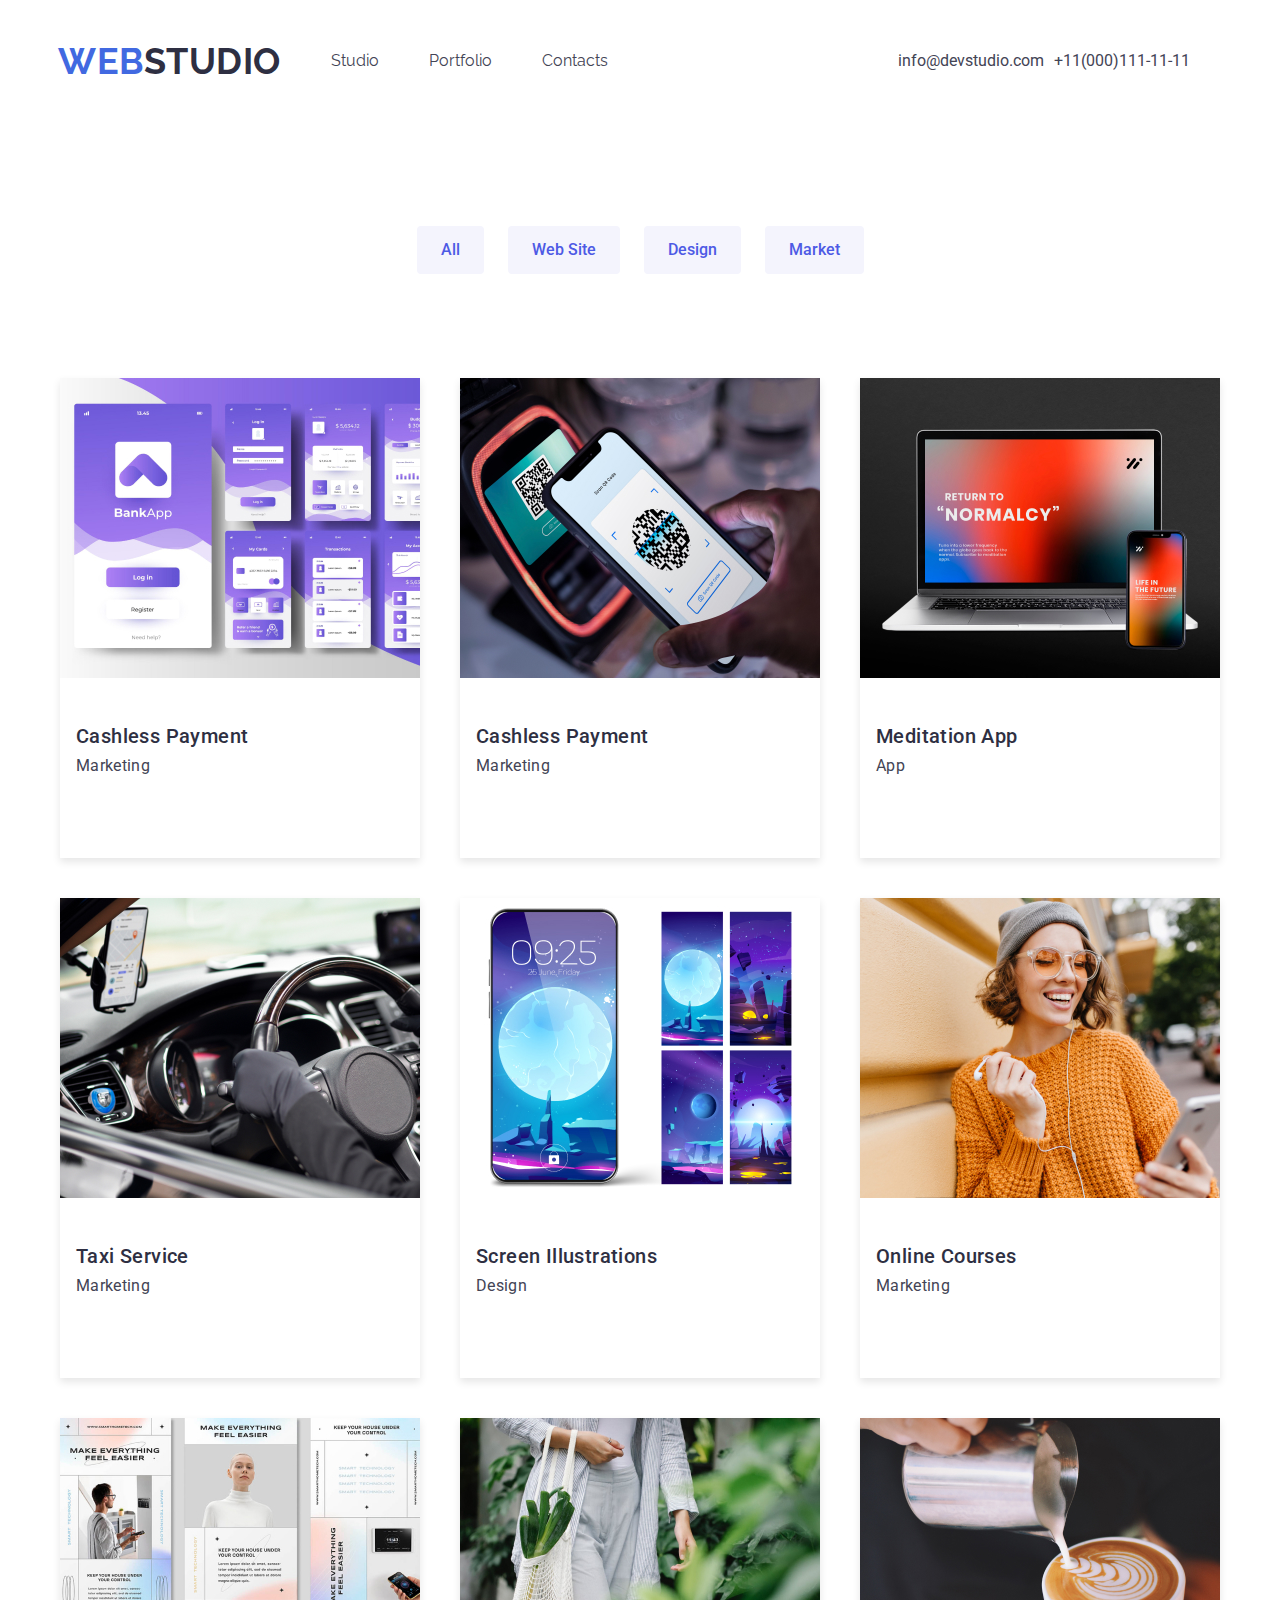
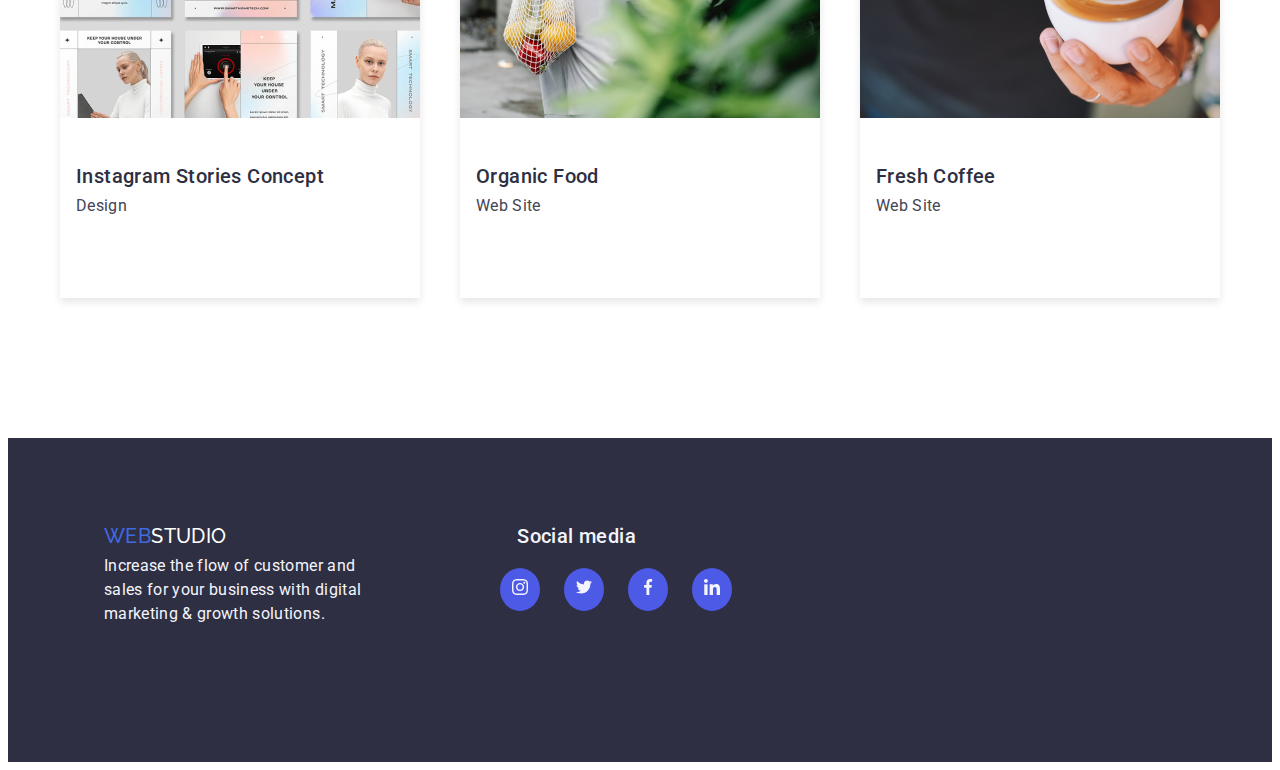
<file: portfolio.html>
<!DOCTYPE html>
<html lang="en">

<head>
    <meta charset="UTF-8">
    <meta name="viewport" content="width=device-width, initial-scale=1.0">
    <title>Webstudio</title>
    <!-- FONTS -->
    <link rel="preconnect" href="https://fonts.googleapis.com">
    <link rel="preconnect" href="https://fonts.gstatic.com" crossorigin>
    <link
        href="https://fonts.googleapis.com/css2?family=Raleway:wght@800&family=Roboto:wght@400;500;700;900&display=swap"
        rel="stylesheet">
    <!-- CSS -->
    <link rel="stylesheet" href="css/styles.css">
    <link rel="stylesheet" href="css/portfolio.css">
</head>

<body>
    <!-- HEADER -->

    <header>
        <nav class="navbar">

            <ul class="navbar-links">
                <li><a href="#" class="logo-link">
                        <h1><span style="color: royalblue;">WEB</span><span style="color: #2e2f42;">STUDIO</span></h1>
                    </a></li>
                <li><a href="studio.html" class="navbar-link">Studio</a></li>
                <li><a href="portfolio.html" class="navbar-link">Portfolio</a></li>
                <li><a href="#" class="navbar-link">Contacts</a></li>
            </ul>
            <ul class="contact-info">
                <li><a href="#" class="contact-info-link">info@devstudio.com</a></li>
                <li><a href="#" class="contact-info-link">+11(000)111-11-11</a></li>
            </ul>
        </nav>
    </header>




    <!-- OUR TEAM SECTION -->

    <section class="navbartwo">

        <button class="navbartwo-link" href="#">All</button>
        <button class="navbartwo-link" href="#">Web Site</button>
        <button class="navbartwo-link" href="#">Design</button>
        <button class="navbartwo-link" href="#">Market</button>
    </section>
    <section>

        <div class="all-list">

            <div class="all-list-container">
                <div class="overlay">
                    <img src="images/portfolio-images/card-1.jpg" alt="card-2">
                    <div class="text">14 Stylish and User-Friendly App Design Concepts · Task Manager App · Calorie Tracker App · Exotic Fruit Ecommerce <br>App ·
                    Cloud Storage App</div>
                </div>
                <h2>Cashless Payment</h2>
                <p>Marketing</p>

            </div>

            <div class="all-list-container">
                <div class="overlay">
                    <img src="images/portfolio-images/card-2.jpg" alt="card-2">
                    <div class="text">14 Stylish and User-Friendly App Design Concepts · Task Manager App · Calorie Tracker App · Exotic
                        Fruit Ecommerce <br>App ·
                        Cloud Storage App</div>
                </div>
                <h2>Cashless Payment</h2>
                <p>Marketing</p>

            </div>
            <div class="all-list-container">
                <div class="overlay">
                    <img src="images/portfolio-images/card-3.jpg" alt="card-3">
                    <div class="text">14 Stylish and User-Friendly App Design Concepts · Task Manager App · Calorie Tracker App · Exotic
                        Fruit Ecommerce <br>App ·
                        Cloud Storage App</div>
                </div>
                <h2>Meditation App</h2>
                <p>App</p>
            </div>
            <div class="all-list-container">
                <div class="overlay">
                    <img src="images/portfolio-images/card-4.jpg" alt="card-4">
                    <div class="text">14 Stylish and User-Friendly App Design Concepts · Task Manager App · Calorie Tracker App · Exotic
                        Fruit Ecommerce <br>App ·
                        Cloud Storage App</div>
                </div>
                <h2>Taxi Service</h2>
                <p>Marketing</p>
            </div>
            <div class="all-list-container">
                <div class="overlay">
                    <img src="images/portfolio-images/card-5.jpg" alt="card-5">
                    <div class="text">14 Stylish and User-Friendly App Design Concepts · Task Manager App · Calorie Tracker App · Exotic
                        Fruit Ecommerce <br>App ·
                        Cloud Storage App</div>
                </div>
                <h2>Screen Illustrations</h2>
                <p>Design</p>
            </div>
            <div class="all-list-container">
                <div class="overlay">
                    <img src="images/portfolio-images/card-6.jpg" alt="card-6">
                    <div class="text">14 Stylish and User-Friendly App Design Concepts · Task Manager App · Calorie Tracker App · Exotic
                        Fruit Ecommerce <br>App ·
                        Cloud Storage App</div>
                </div>
                <h2>Online Courses</h2>
                <p>Marketing</p>
            </div>
            <div class="all-list-container">
                <div class="overlay">
                    <img src="images/portfolio-images/card-7.jpg" alt="card-7">
                    <div class="text">14 Stylish and User-Friendly App Design Concepts · Task Manager App · Calorie Tracker App · Exotic
                        Fruit Ecommerce <br>App ·
                        Cloud Storage App</div>
                </div>
                <h2>Instagram Stories Concept</h2>
                <p>Design</p>
            </div>
            <div class="all-list-container">
                <div class="overlay">
                    <img src="images/portfolio-images/card-8.jpg" alt="card-8">
                    <div class="text">14 Stylish and User-Friendly App Design Concepts · Task Manager App · Calorie Tracker App · Exotic
                        Fruit Ecommerce <br>App ·
                        Cloud Storage App</div>
                </div>
                <h2>Organic Food</h2>
                <p>Web Site</p>
            </div>
            <div class="all-list-container">
                <div class="overlay">
                    <img src="images/portfolio-images/card-9.jpg" alt="card-9">
                    <div class="text">14 Stylish and User-Friendly App Design Concepts · Task Manager App · Calorie Tracker App · Exotic
                        Fruit Ecommerce <br>App ·
                        Cloud Storage App</div>
                </div>
                <h2>Fresh Coffee</h2>
                <p>Web Site</p>
            </div>
        </div>










    </section>
    </main>
    <!-- FOOTER -->
    <footer>
        <div class="style-footer">

            <ul>
                <h2><a href="#" class="logo-link-footer"><span style="color: royalblue;">WEB</span><span
                            style="color: white;">STUDIO</span></a></h2>


                <p class="footer-description">
                    Increase the flow of customer and <br>sales for your business with digital <br>marketing &
                    growth
                    solutions.
                </p>
            </ul>
            <ul>
                <h2 class="footer-socialmedia">Social media</h2>
                <ul class=" socialmedia-linkfooter">
                    <li><a href=" #" class="instagram"><svg width="16" height="16" viewBox="0 0 16 16" fill="none"
                                xmlns="http://www.w3.org/2000/svg">
                                <g id="instagram 2" clip-path="url(#clip0_605609_203)">
                                    <path id="Vector"
                                        d="M15.9843 4.70392C15.9468 3.85378 15.8093 3.26932 15.6124 2.76287C15.4092 2.22529 15.0967 1.74399 14.6872 1.34389C14.2871 0.937561 13.8026 0.621826 13.2713 0.421835C12.7619 0.224897 12.1805 0.0874194 11.3303 0.0499365C10.4738 0.00927917 10.2019 -0.00012207 8.02963 -0.00012207C5.85733 -0.00012207 5.58543 0.00927917 4.73212 0.0467621C3.88197 0.084245 3.29751 0.221845 2.79119 0.418661C2.25348 0.621826 1.77219 0.934387 1.37209 1.34389C0.965758 1.74399 0.650145 2.22846 0.450033 2.75982C0.253096 3.26932 0.115618 3.85061 0.0781347 4.70075C0.0374774 5.55724 0.0280762 5.82914 0.0280762 8.00144C0.0280762 10.1737 0.0374774 10.4456 0.0749603 11.299C0.112443 12.1491 0.250043 12.7336 0.446981 13.24C0.650145 13.7776 0.965758 14.2589 1.37209 14.659C1.77219 15.0653 2.25666 15.3811 2.78801 15.581C3.29751 15.778 3.8788 15.9155 4.72906 15.9529C5.58226 15.9906 5.85428 15.9998 8.02658 15.9998C10.1989 15.9998 10.4708 15.9906 11.3241 15.9529C12.1742 15.9155 12.7587 15.778 13.265 15.581C14.3403 15.1653 15.1904 14.3152 15.6062 13.24C15.803 12.7305 15.9406 12.1491 15.9781 11.299C16.0156 10.4456 16.025 10.1737 16.025 8.00144C16.025 5.82914 16.0218 5.55724 15.9843 4.70392ZM14.5435 11.2364C14.509 12.0179 14.3778 12.4398 14.2684 12.7211C13.9995 13.4181 13.4463 13.9714 12.7493 14.2402C12.468 14.3496 12.043 14.4809 11.2646 14.5152C10.4207 14.5528 10.1676 14.562 8.03281 14.562C5.89799 14.562 5.64172 14.5528 4.80085 14.5152C4.01945 14.4809 3.5975 14.3496 3.31619 14.2402C2.96932 14.112 2.65359 13.9088 2.39731 13.6432C2.13163 13.3837 1.92847 13.0712 1.80027 12.7243C1.69087 12.443 1.55962 12.0179 1.52532 11.2396C1.48771 10.3957 1.47843 10.1425 1.47843 8.00767C1.47843 5.87285 1.48771 5.61658 1.52532 4.77584C1.55962 3.99443 1.69087 3.57248 1.80027 3.29117C1.92847 2.94418 2.13163 2.62857 2.40049 2.37217C2.65981 2.10649 2.97237 1.90333 3.31937 1.77525C3.60067 1.66585 4.0258 1.5346 4.80403 1.50017C5.64794 1.46269 5.90117 1.45329 8.03586 1.45329C10.1738 1.45329 10.4269 1.46269 11.2678 1.50017C12.0492 1.5346 12.4712 1.66585 12.7525 1.77525C13.0993 1.90333 13.4151 2.10649 13.6714 2.37217C13.937 2.63162 14.1402 2.94418 14.2684 3.29117C14.3778 3.57248 14.509 3.99748 14.5435 4.77584C14.581 5.61975 14.5904 5.87285 14.5904 8.00767C14.5904 10.1425 14.581 10.3925 14.5435 11.2364Z"
                                        fill="#F4F4FD" />
                                    <path id="Vector_2"
                                        d="M8.02967 3.89124C5.76055 3.89124 3.91949 5.73217 3.91949 8.00141C3.91949 10.2707 5.76055 12.1116 8.02967 12.1116C10.2989 12.1116 12.1398 10.2707 12.1398 8.00141C12.1398 5.73217 10.2989 3.89124 8.02967 3.89124ZM8.02967 10.6676C6.55758 10.6676 5.3635 9.47362 5.3635 8.00141C5.3635 6.5292 6.55758 5.33524 8.02967 5.33524C9.50188 5.33524 10.6958 6.5292 10.6958 8.00141C10.6958 9.47362 9.50188 10.6676 8.02967 10.6676Z"
                                        fill="#F4F4FD" />
                                    <path id="Vector_3"
                                        d="M13.262 3.72871C13.262 4.2586 12.8324 4.68825 12.3024 4.68825C11.7725 4.68825 11.3428 4.2586 11.3428 3.72871C11.3428 3.19869 11.7725 2.76917 12.3024 2.76917C12.8324 2.76917 13.262 3.19869 13.262 3.72871Z"
                                        fill="#F4F4FD" />
                                </g>
                                <defs>
                                    <clipPath id="clip0_605609_203">
                                        <rect width="16" height="16" fill="white" />
                                    </clipPath>
                                </defs>
                            </svg>
                        </a></li>
                    <li><a href="#" class="twitter"><svg width="16" height="16" viewBox="0 0 16 16" fill="none"
                                xmlns="http://www.w3.org/2000/svg">
                                <g id="twitter 1" clip-path="url(#clip0_606012_63)">
                                    <g id="Group">
                                        <g id="Group_2">
                                            <path id="Vector"
                                                d="M16 3.03888C15.405 3.29988 14.771 3.47288 14.11 3.55688C14.79 3.15088 15.309 2.51288 15.553 1.74388C14.919 2.12188 14.219 2.38888 13.473 2.53788C12.871 1.89688 12.013 1.49988 11.077 1.49988C9.261 1.49988 7.799 2.97388 7.799 4.78088C7.799 5.04088 7.821 5.29088 7.875 5.52888C5.148 5.39588 2.735 4.08888 1.114 2.09788C0.831 2.58888 0.665 3.15088 0.665 3.75588C0.665 4.89188 1.25 5.89888 2.122 6.48188C1.595 6.47188 1.078 6.31888 0.64 6.07788C0.64 6.08788 0.64 6.10088 0.64 6.11388C0.64 7.70788 1.777 9.03188 3.268 9.33688C3.001 9.40988 2.71 9.44488 2.408 9.44488C2.198 9.44488 1.986 9.43288 1.787 9.38888C2.212 10.6879 3.418 11.6429 4.852 11.6739C3.736 12.5469 2.319 13.0729 0.785 13.0729C0.516 13.0729 0.258 13.0609 0 13.0279C1.453 13.9649 3.175 14.4999 5.032 14.4999C11.068 14.4999 14.368 9.49988 14.368 5.16588C14.368 5.02088 14.363 4.88088 14.356 4.74188C15.007 4.27988 15.554 3.70288 16 3.03888Z"
                                                fill="#F4F4FD" />
                                        </g>
                                    </g>
                                </g>
                                <defs>
                                    <clipPath id="clip0_606012_63">
                                        <rect width="16" height="16" fill="white" />
                                    </clipPath>
                                </defs>
                            </svg>
                        </a></li>
                    <li><a href="#" class="facebook"><svg width="16" height="16" viewBox="0 0 16 16" fill="none"
                                xmlns="http://www.w3.org/2000/svg">
                                <g id="facebook 1" clip-path="url(#clip0_605609_215)">
                                    <path id="Vector"
                                        d="M10.6647 2.65654H12.1254V0.112545C11.8734 0.0778779 11.0067 -0.00012207 9.99736 -0.00012207C7.89136 -0.00012207 6.4487 1.32454 6.4487 3.75921V5.99988H4.12469V8.84388H6.4487V15.9999H9.29803V8.84455H11.528L11.882 6.00055H9.29736V4.04121C9.29803 3.21921 9.51936 2.65654 10.6647 2.65654Z"
                                        fill="#F4F4FD" />
                                </g>
                                <defs>
                                    <clipPath id="clip0_605609_215">
                                        <rect width="16" height="16" fill="white" />
                                    </clipPath>
                                </defs>
                            </svg>
                        </a></li>
                    <li><a href="#" class="linkin"><svg width="16" height="16" viewBox="0 0 16 16" fill="none"
                                xmlns="http://www.w3.org/2000/svg">
                                <g id="linkedin 1" clip-path="url(#clip0_606012_73)">
                                    <path id="Vector"
                                        d="M15.996 15.9999V15.9992H16V10.1312C16 7.26053 15.382 5.04919 12.026 5.04919C10.4126 5.04919 9.32997 5.93453 8.88797 6.77386H8.8413V5.31719H5.6593V15.9992H8.97264V10.7099C8.97264 9.31719 9.23664 7.97053 10.9613 7.97053C12.6606 7.97053 12.686 9.55986 12.686 10.7992V15.9999H15.996Z"
                                        fill="#F4F4FD" />
                                    <path id="Vector_2" d="M0.264038 5.31787H3.58137V15.9999H0.264038V5.31787Z"
                                        fill="#F4F4FD" />
                                    <path id="Vector_3"
                                        d="M1.92133 -0.00012207C0.860667 -0.00012207 0 0.860545 0 1.92121C0 2.98188 0.860667 3.86055 1.92133 3.86055C2.982 3.86055 3.84267 2.98188 3.84267 1.92121C3.842 0.860545 2.98133 -0.00012207 1.92133 -0.00012207V-0.00012207Z"
                                        fill="#F4F4FD" />
                                </g>
                                <defs>
                                    <clipPath id="clip0_606012_73">
                                        <rect width="16" height="16" fill="white" />
                                    </clipPath>
                                </defs>
                            </svg>
                        </a></li>

                </ul>

    </footer>
</body>

</html>
</file>
<file: css/styles.css>
:root {
  --text-color: #434455;
  --highlight-color: #4d5ae5;
  --background-color: #2e2f42;
  --button-clicked: #2f0fe7;
}

body {
  font-family: "Roboto", sans-serif;
  font-size: 16px;
  line-height: 1.5;
  color: var(--text-color);
}

/* General Styles */

/* HEADER SECTION */
.logo-link {
  font-family: "Raleway", sans-serif;
  text-decoration: none;
  font-size: 18px;
  font-weight: 800;
  color: #2e2f42;
  letter-spacing: 0.54px;
}

.navbar {
  background-color: white;
  display: flex;
  justify-content: space-between;
  align-items: center;
  padding: 10px;
}
.navbar-links {
  align-items: center;
  list-style: none;
  display: flex;
  gap: 50px;
  justify-content: flex-start;
}

.navbar-link {
  text-decoration: none;
  color: #434455;
  font-family: "Raleway", sans-serif;
}

.navbar-link:hover {
  color: var(--button-clicked);
}

.contact-info {
  list-style: none;
  display: flex;
  gap: 10px;
  padding-right: 72px;
}
.contact-info :hover {
  color: var(--button-clicked);
}
.contact-info-link {
  text-decoration: none;
  color: #434455;
  font-family: "Roboto", sans-serif;
}

/* END OF HEADER SECTION */

/* MAIN */
.main-content-area {
  background-image: url("/images/people-office.jpg");
  background-size: cover;
  width: 1440;
  height: 600px;
  align-items: center;
  text-align: center;
  padding-top: 50px;
  padding-bottom: 100px;
  position: relative;
  isolation: isolate;
}
.main-content-area::after {
  content: "";
  position: absolute;
  z-index: -1;
  inset: 0;
  background: var(--background-color);
  opacity: 0.7;
}

.content-area {
  position: relative;
  font-size: 56px;
  line-height: 60px;
  font-weight: 700;
  color: #ffffff;
  text-align: center;
  letter-spacing: 1.12px;
  padding-top: 120px;
  padding-top: 120px;
}

/* END OF MAIN */

/* OUR TEAM AND WHAT ARE WE DOING SECTION */

.text-words {
  list-style-type: none;
  display: flex;
  justify-content: center;
  margin-top: 120px;
  margin-bottom: 120px;
}
.svg-icon {
  justify-content: center;
  padding-left: 100px;
  padding-right: 100px;
  padding-top: 24px;
  padding-bottom: 24px;
}
.word {
  color: #2e2f42;
  font-size: 20px;
  line-height: 24px;
  font-weight: 500;
  letter-spacing: 0.4px;
  margin-left: 24px;
  margin-bottom: 8px;
}
.description {
  line-height: 24px;
  font-weight: 400;
  color: #434455;
  letter-spacing: 0.32px;
  margin-left: 24px;
}

.section-title {
  padding: 30px;
  text-align: center;
  color: #2e2f42;
  letter-spacing: 0.72px;
  font-weight: 700;
  line-height: 40px;
  font-size: 36px;
  margin-bottom: 72px;
}

.images {
  list-style-type: none;
  display: flex;
  gap: 24px;
  justify-content: center;
  margin-bottom: 100px;
  padding-top: 10px;
  padding-bottom: 120px;
   
}

.images img {
  max-width: 100%;
  height: auto;
  box-shadow: 0 4px 8px 0 rgba(0, 0, 0, 0.2);
  
}
.images  :hover {
 box-shadow: 0 4px 8px 0 rgba(0, 0, 0, 0.2), 0 6px 20px 0 rgba(0, 0, 0, 0.19);
}

.team-member {
  display: flex;
  justify-content: center;
  max-width: 1200px;
  margin: 0 auto;
  margin-bottom: 100px;
}
.image-container {
  flex: 0 0 calc(25% - 20px);
  text-align: center;
  margin: 10px;
  padding-top: 10px;
  margin-bottom: 120px;
  border: 1px;
  width: 264px;
  height: auto;
  box-shadow: 0 4px 8px 0 rgba(0, 0, 0, 0.2);
  border-radius: 5px;
}

.image-container:hover {
  box-shadow: 0 4px 8px 0 rgba(0, 0, 0, 0.2), 0 6px 20px 0 rgba(0, 0, 0, 0.19);
  cursor: pointer;
}

.image-container img {
  width: 100%;
  height: auto;
}
.socialmedia-link {
  display: flex;
  list-style-type: none;
  justify-content: space-between;
  padding: 24px;
}
.instagram,
.facebook,
.twitter,
.linkin {
  background-color: var(--highlight-color);
  padding: 12px;
  border-radius: 50%;
  align-items: center;
}

/* END OF OUR TEAM AND WHAT ARE WE DOING SECTION */
/* CUSTOMER SECTION */
.customer-link {
  list-style-type: none;
  display: flex;
  justify-content: center;
  gap: 24px;
  margin-bottom: 120px;
}

.link {
  height: 88px;
  width: 168px;
  border-style: solid;
  border-width: 1px;
  border-color: #8e8f99;
  border-radius: 4px;
  transition: background-color 0.3s;

  background-color: transparent;
  position: relative;
  overflow: hidden;
}

.link:hover {
  background-color: var(--highlight-color);
  transition: fill 0.3s;
  box-shadow: 0 4px 8px 0 rgba(0, 0, 0, 0.2), 0 6px 20px 0 rgba(0, 0, 0, 0.19);
}

/* END OF CUSTOMER SECTION */
/* FOOTER */
.style-footer {
  background-color: var(--background-color);
  display: flex;
  padding: 40px;
}

.style-footer div {
  display: flex;
}
.logo-link-footer {
  font-family: "Raleway", sans-serif;
  margin-bottom: 17.5px;
  text-decoration: none;
  list-style-type: none;
}
.footer-description {
  font-size: 16px;
  line-height: 24px;
  font-weight: 400;
  color: #f4f4fd;
  letter-spacing: 0.34px;
}
.footer-socialmedia {
  color: #f4f4fd;
  margin-left: 100px;
}

.socialmedia-linkfooter {
  display: flex;
  list-style-type: none;
  justify-content: space-between;
  padding: 24px;
  margin-left: 75px;
  gap: 24px;
  background-color: #2e2f42;
}

/* END OF FOOTER */

/* End of General Styles */
p,
h1,
h2,
h3,
h4,
h5,
h6 {
  margin: 0;
}

.instagram:hover,
.facebook:hover,
.twitter:hover,
.linkin:hover {
  background-color: var(--button-clicked);
  transition-duration: 0.4s;
  box-shadow: 0 4px 8px 0 rgba(0, 0, 0, 0.2), 0 6px 20px 0 rgba(0, 0, 0, 0.19);
}

.open {
  position: relative;
  padding: 16px 32px;
  margin-top: 48px;
  font-family: "Roboto", sans-serif;
  background-color: var(--highlight-color);
  border-radius: 4px;
  color: #ffffff;
  font-weight: 500;
  letter-spacing: 0.64px;
  line-height: 24px;
  font-size: 16px;
  border: none;
  cursor: pointer;
}
.open:hover {
  box-shadow: 0 4px 8px 0 rgba(0, 0, 0, 0.2), 0 6px 20px 0 rgba(0, 0, 0, 0.19);
}
/* Styles for the modal */
.modal-container {
  display: flex;
  align-items: center;
  justify-content: center;
  position: fixed;
  top: 0;
  left: 0;
  width: 100vw;
  opacity: 0;
  height: 100vh;
  background-color: rgba(0, 0, 0, 0.5);
  pointer-events: none;
  transition: opacity 0.3s ease;
}
.modal {
  position: absolute;
  background-color: #ffffff;
  border-radius: 5px;
  box-shadow: 0 2px 4px rgba(0, 0, 0, 0.2);
  padding: 20px 40px;
  width: 408px;
  height: 584px;
  text-align: center;
  transition: opacity 0;
}
.form {
  padding-top: 50px;
  text-align: left;
  margin: 0%;
}
.form .form-text {
  text-align: left;
}
.modal .close {
  position: absolute;
  border-width: 1px;
  border-color: #e7e9fc;
  width: 24px;
  height: 24px;
  margin-left: 200px;
  font-weight: 400;
  border-radius: 50%;
  text-align: center;
  cursor: pointer;
}
.modal-container.show {
  pointer-events: auto;
  opacity: 1;
}

/* Styles for the modal content */
</file>
<file: css/portfolio.css>
:root {
  --text-color: #434455;
  --highlight-color: #4d5ae5;
  --background-color: #2e2f42;
  --hover-container: #f4f4fd;
}

.navbartwo{
  display: flex;
  align-items: center;
  justify-content: center;
   gap: 24px; 
   margin-top: 112px;
   margin-bottom: 84px;
}
.navbartwo-link{
  padding: 12px 24px;
  
  border: none;
  border-radius: 4px;
  font-size: 16px;
  line-height: 24px;
  font-family: "Roboto", sans-serif;
  font-weight: 500;
  color: var(--highlight-color);
  text-align: center;
  background-color: var(--hover-container)
}

.navbartwo-link:hover {
  color: #f4f4fd;
  background-color: #4d5ae5;
  transition: 250ms;
}

.all-list {
  display: flex;
  flex-wrap: wrap;
  width: 1440;
  justify-content: center;
  align-items: center;
  position: relative;
}

.all-list-container {
  margin: 24px;
  justify-content: center;
  margin: 20px;
  display: block;
  position: relative;
  cursor: pointer;
  box-shadow: 0 4px 8px 0 rgba(0, 0, 0, 0.1);
}
.overlay {
  position: relative;
  overflow: hidden;
  width: 360px;
  height: 300px;
  background-color: var(--highlight-color);
  margin-bottom: 48px;
  bottom: 0;
  left: 0;
  right: 0;
  transition: 250ms ease;
}

.overlay img {
  width: 100%;
  height: 100%;
  overflow: hidden;
  width: 100%;
  height: 0;
  transition: 250ms ease;
  transition: transform 0.3s;
}

.overlay:hover img {
  transform: translateY(-100%);
  background-color: var(--highlight-color);
}
.all-list-container img {
  display: block;
  width: 100%;
  height: auto;
}
.text {
 font-family: "Roboto", sans-serif;
  font-weight: 400;
  letter-spacing: 0.32;
  font-size: 16px;
  line-height: 24px;
}

.all-list-container .text {
  width: 296px;
  height: 96px;
  color: var(--hover-container);
  position: absolute;
  bottom: 100px;
  left: 50%;
  -webkit-transform: translate(-50%, -50%);
  -ms-transform: translate(-50%, -50%);
  transform: translate(-50%, -50%);
  text-align: left;
  opacity: 0;
  transition: 250ms;
}

.all-list-container:hover .text {
  opacity: 1;
 
}
.all-list-container:hover {
  opacity: 1;
  box-shadow: 0 4px 8px 0 rgba(0, 0, 0, 0.2), 0 6px 20px 0 rgba(0, 0, 0, 0.19);
}


.all-list-container:hover img {
  transform: translateY(-100%);
  background-color: var(--highlight-color);
}

.style-footer {
  margin-top: 120px;
  background-color: var(--background-color);
  display: flex;
  padding: 40px;
}

h2 {
  font-size: 20px;
  line-height: 20px;
  font-weight: 500;
  color: #2e2f42;
  letter-spacing: 0.4px;
  margin-top: 32px;
  margin-bottom: 8px;
}
p {
  font-size: 16px;
  line-height: 24px;
  font-weight: 400;
  color: #434455;
  letter-spacing: 0.32px;
  margin-bottom: 80px;
}

p,
h2 {
  text-align: left;
  padding-left: 16px;

}
</file>
